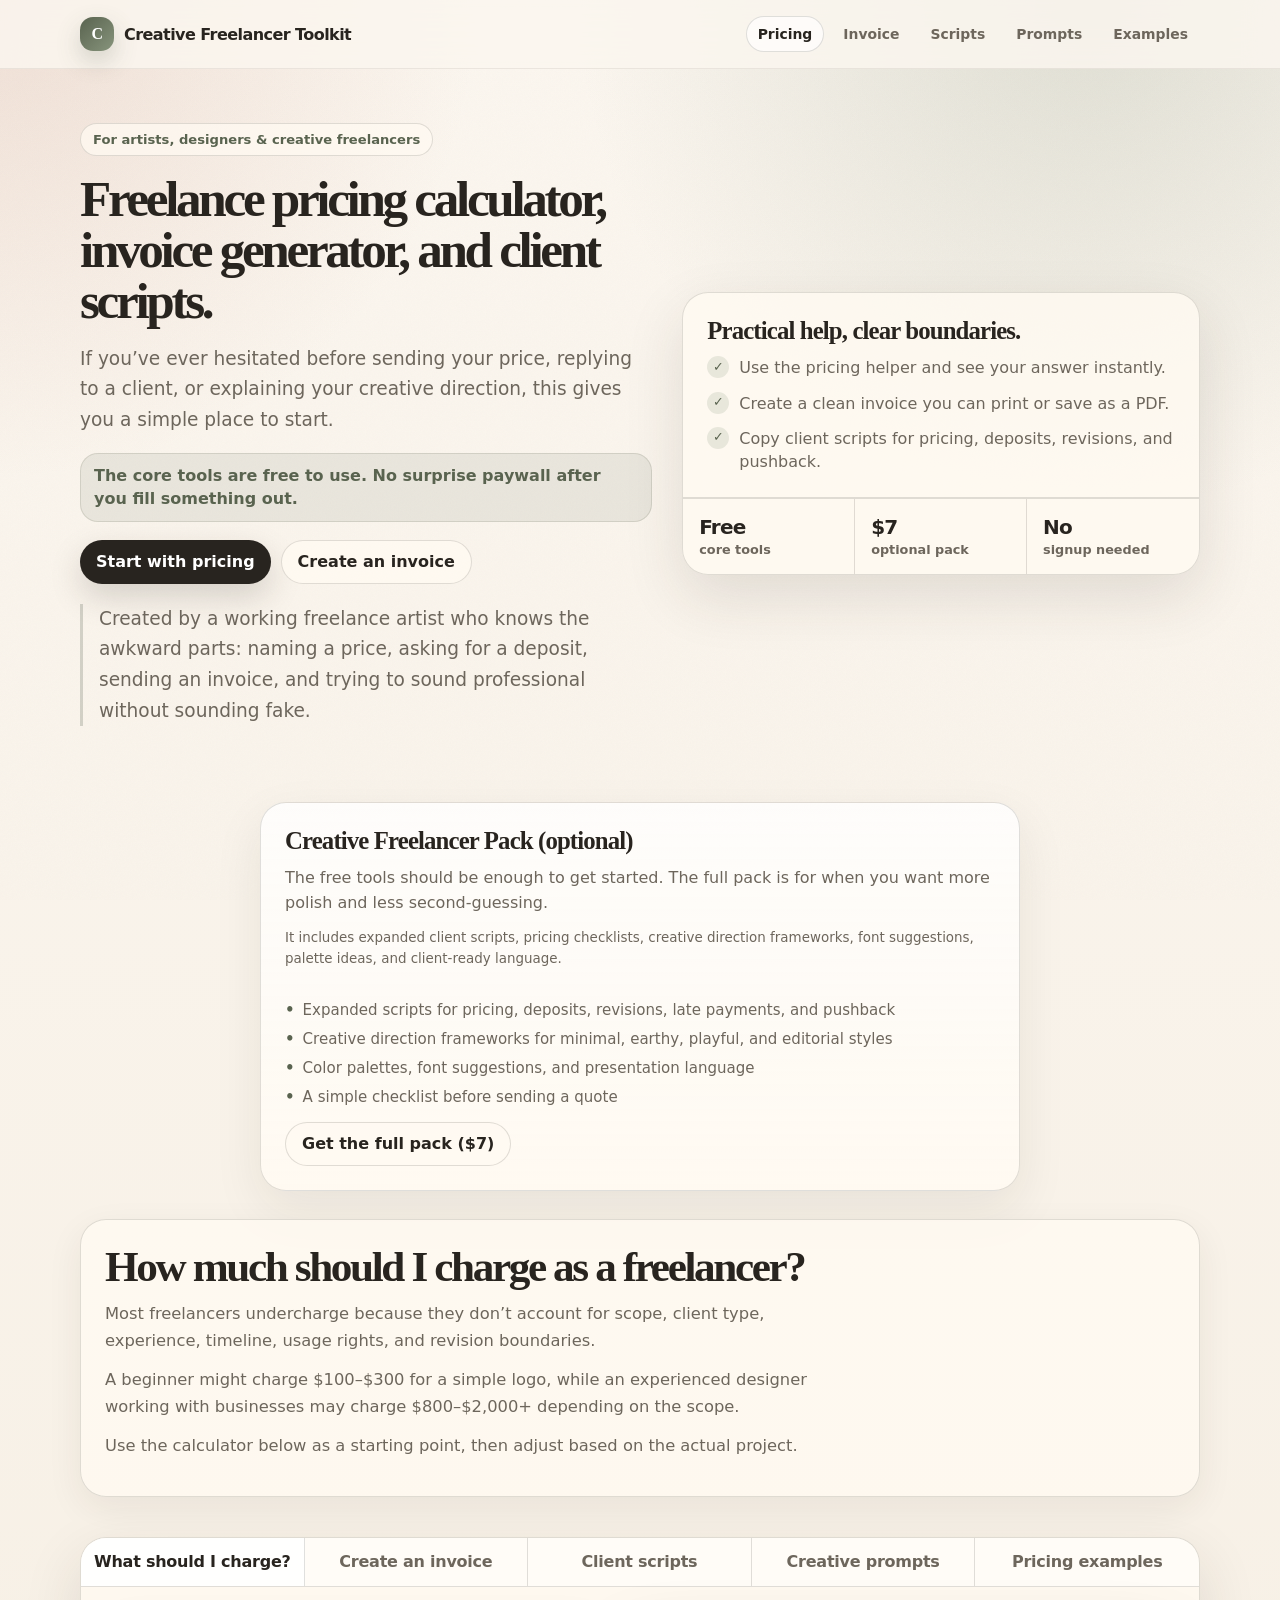
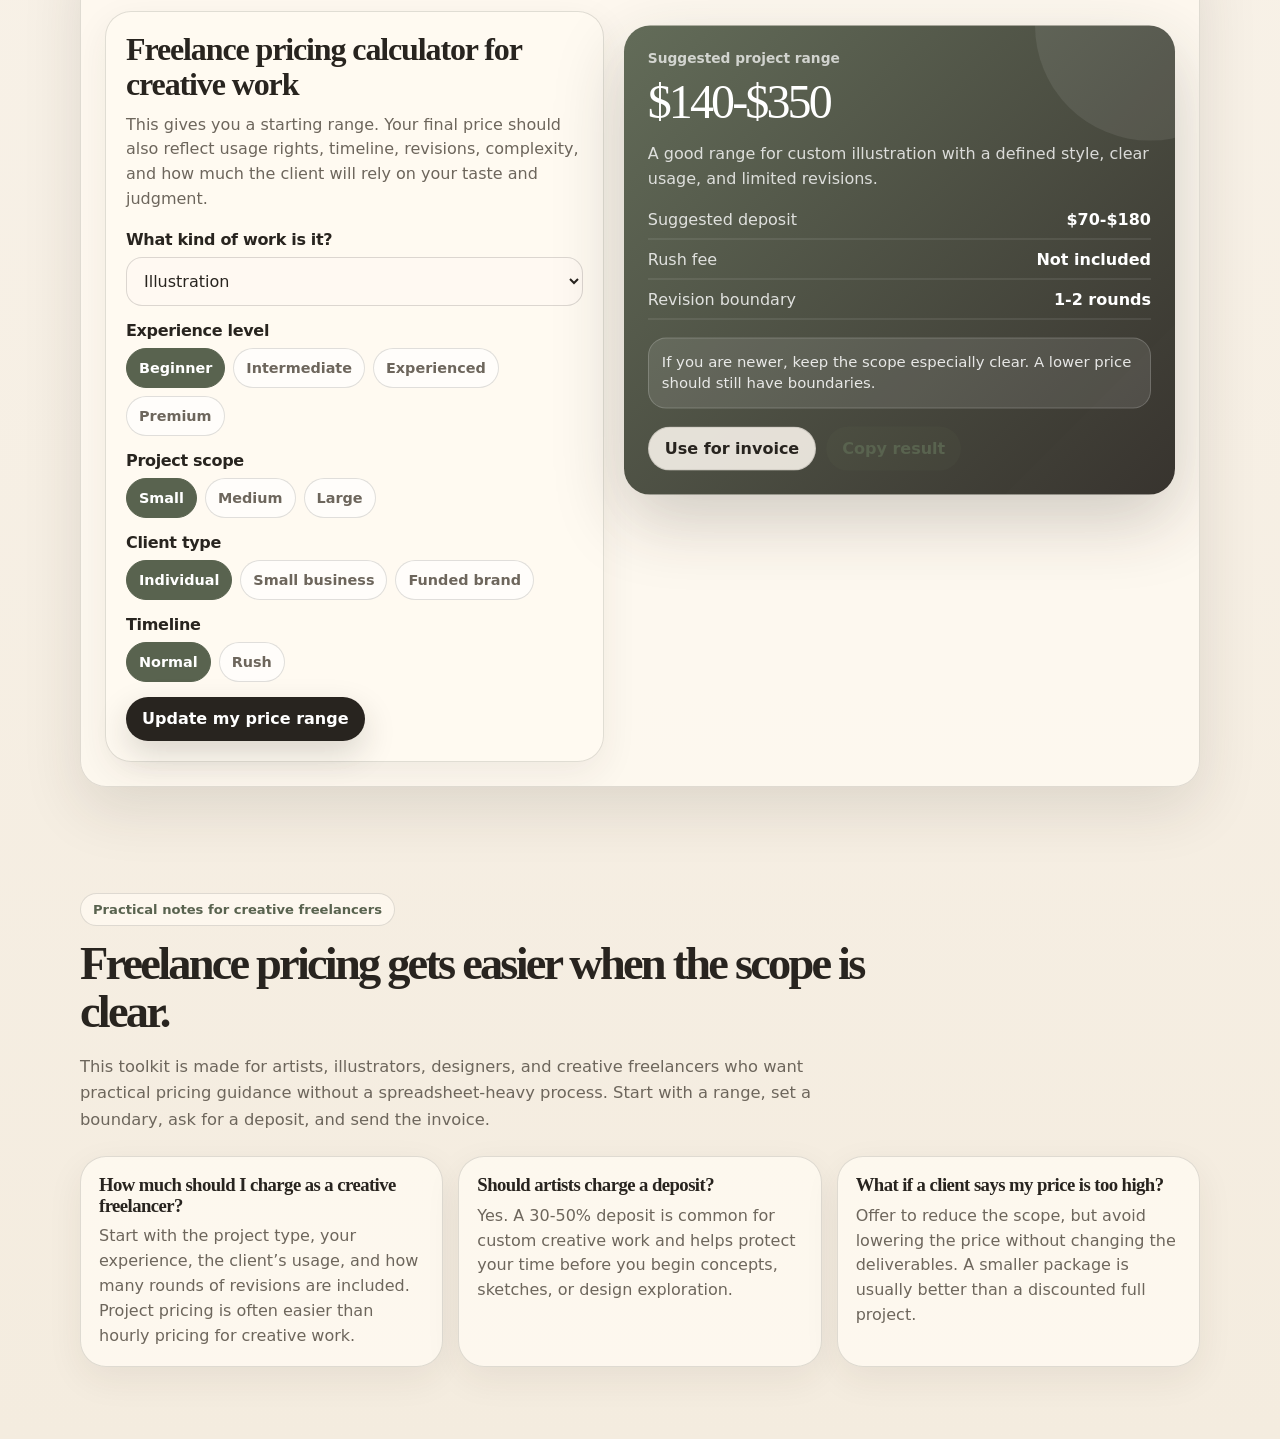
<file: index.html>
<!DOCTYPE html>
<html lang="en">
<head>
  <meta charset="UTF-8" />
  <meta name="viewport" content="width=device-width, initial-scale=1.0" />

  <title>Freelance Pricing Calculator + Client Scripts for Creative Freelancers</title>
  <meta name="description" content="Free freelance pricing calculator, invoice generator, client scripts, creative pricing examples, and creative prompts for artists, designers, illustrators, and creative freelancers." />
  <meta name="keywords" content="freelance pricing calculator, how much should I charge as a freelancer, freelance pricing examples, creative freelancer tools, invoice generator for freelancers, client scripts for freelancers, artist pricing calculator, designer pricing calculator" />
  <link rel="canonical" href="https://elsaeve-tech.github.io/freelance-rate-calculator/" />

  <meta property="og:title" content="Freelance Pricing Calculator + Client Scripts" />
  <meta property="og:description" content="Simple tools for creative freelancers: pricing guidance, invoices, client scripts, creative prompts, and pricing examples." />
  <meta property="og:type" content="website" />

  <style>
    :root {
      --ink: #28241f;
      --muted: #6d665c;
      --soft: #fbf6ef;
      --paper: #fffaf2;
      --white: rgba(255,255,255,.72);
      --olive: #59634f;
      --sage: #87947c;
      --clay: #b97861;
      --sand: #e8d8c3;
      --gold: #c6a77d;
      --line: rgba(40,36,31,.14);
      --shadow: 0 22px 60px rgba(50,42,32,.12);
      --radius: 26px;
    }

    * { box-sizing: border-box; }

    html { scroll-behavior: smooth; }

    body {
      margin: 0;
      font-family: Inter, ui-sans-serif, system-ui, -apple-system, BlinkMacSystemFont, "Segoe UI", sans-serif;
      color: var(--ink);
      background:
        radial-gradient(circle at top left, rgba(185,120,97,.18), transparent 30rem),
        radial-gradient(circle at 85% 0%, rgba(135,148,124,.24), transparent 32rem),
        linear-gradient(180deg, #fbf6ef 0%, #f4ecdf 100%);
      min-height: 100vh;
    }

    body::before {
      content: "";
      position: fixed;
      inset: 0;
      pointer-events: none;
      background-image: url("data:image/svg+xml,%3Csvg xmlns='http://www.w3.org/2000/svg' width='120' height='120' viewBox='0 0 120 120'%3E%3Cfilter id='n'%3E%3CfeTurbulence type='fractalNoise' baseFrequency='.8' numOctaves='3' stitchTiles='stitch'/%3E%3C/filter%3E%3Crect width='120' height='120' filter='url(%23n)' opacity='.13'/%3E%3C/svg%3E");
      opacity: .18;
      mix-blend-mode: multiply;
    }

    .wrap {
      width: min(1120px, calc(100% - 32px));
      margin: 0 auto;
      position: relative;
      z-index: 1;
    }

    header {
      position: sticky;
      top: 0;
      z-index: 50;
      padding: 16px 0;
      backdrop-filter: blur(16px);
      background: rgba(251,246,239,.84);
      border-bottom: 1px solid rgba(40,36,31,.08);
    }

    .nav {
      display: flex;
      justify-content: space-between;
      align-items: center;
      gap: 14px;
    }

    .brand {
      display: flex;
      align-items: center;
      gap: 10px;
      font-weight: 850;
      letter-spacing: -.035em;
      white-space: nowrap;
    }

    .brand-mark {
      width: 34px;
      height: 34px;
      border-radius: 13px;
      display: grid;
      place-items: center;
      color: white;
      font-family: Georgia, serif;
      background: linear-gradient(135deg, var(--olive), var(--sage));
      box-shadow: 0 10px 24px rgba(89,99,79,.24);
    }

    .nav-links {
      display: flex;
      align-items: center;
      justify-content: flex-end;
      gap: 7px;
      flex-wrap: wrap;
    }

    button, input, select, textarea {
      font: inherit;
    }

    .nav-btn {
      border: 1px solid transparent;
      background: transparent;
      color: var(--muted);
      border-radius: 999px;
      padding: 9px 11px;
      cursor: pointer;
      font-weight: 750;
      font-size: .87rem;
    }

    .nav-btn:hover, .nav-btn.active {
      color: var(--ink);
      background: rgba(255,255,255,.68);
      border-color: var(--line);
    }

    .hero {
      padding: 54px 0 28px;
      display: grid;
      grid-template-columns: 1.05fr .95fr;
      gap: 30px;
      align-items: center;
    }

    .eyebrow {
      display: inline-flex;
      align-items: center;
      gap: 8px;
      padding: 8px 12px;
      border: 1px solid var(--line);
      background: rgba(255,250,242,.74);
      border-radius: 999px;
      color: var(--olive);
      font-weight: 800;
      font-size: .82rem;
    }

    h1 {
      font-family: Georgia, "Times New Roman", serif;
      font-size: clamp(2rem, 4.5vw, 3.2rem);
      line-height: 1;
      letter-spacing: -.065em;
      margin: 17px 0;
      max-width: 860px;
    }

    h2, h3 {
      letter-spacing: -.035em;
    }

    .hero p {
      font-size: clamp(1rem, 1.8vw, 1.16rem);
      color: var(--muted);
      line-height: 1.65;
      max-width: 700px;
      margin: 0 0 18px;
    }

    .free-note {
      display: inline-flex;
      padding: 11px 13px;
      border-radius: 18px;
      background: rgba(89,99,79,.10);
      color: var(--olive);
      font-weight: 800;
      margin: 0 0 18px;
      border: 1px solid rgba(89,99,79,.16);
      line-height: 1.38;
    }

    .maker-note {
      margin-top: 24px;
      max-width: 650px;
      color: var(--muted);
      font-size: .96rem;
      line-height: 1.6;
      padding-left: 16px;
      border-left: 3px solid rgba(89,99,79,.24);
    }

    .cta-row {
      display: flex;
      gap: 10px;
      flex-wrap: wrap;
      align-items: center;
    }

    .hero .cta-row {
      margin-bottom: 20px;
    }

    .btn {
      appearance: none;
      border: 0;
      border-radius: 999px;
      padding: 13px 16px;
      background: var(--ink);
      color: white;
      font-weight: 850;
      cursor: pointer;
      box-shadow: 0 13px 32px rgba(40,36,31,.17);
      text-decoration: none;
      display: inline-flex;
      align-items: center;
      justify-content: center;
      gap: 8px;
      line-height: 1;
      min-height: 44px;
    }

    .btn.secondary {
      background: rgba(255,250,242,.86);
      color: var(--ink);
      border: 1px solid var(--line);
      box-shadow: none;
    }

    .btn.soft {
      background: rgba(89,99,79,.12);
      color: var(--olive);
      box-shadow: none;
    }

    .btn.small {
      padding: 10px 13px;
      min-height: 38px;
      font-size: .9rem;
    }

    .hero-card,
    .upgrade-card,
    .seo-intro,
    .tool-shell,
    .card,
    .script-card,
    .example-card,
    .seo-card {
      background: rgba(255,250,242,.80);
      border: 1px solid var(--line);
      border-radius: var(--radius);
      box-shadow: 0 12px 36px rgba(50,42,32,.07);
    }

    .hero-card {
      overflow: hidden;
      box-shadow: var(--shadow);
    }

    .hero-card-top {
      padding: 24px;
      border-bottom: 1px solid var(--line);
    }

    .hero-card h2,
    .upgrade-card h2,
    .card h2,
    .card h3,
    .script-card h3,
    .example-card h3,
    .seo-card h3 {
      font-family: Georgia, serif;
      line-height: 1.1;
      margin: 0 0 12px;
    }

    .hero-card h2 { font-size: 1.55rem; }

    .mini-list {
      list-style: none;
      margin: 0;
      padding: 0;
      display: grid;
      gap: 12px;
    }

    .mini-list li {
      display: flex;
      gap: 10px;
      align-items: flex-start;
      color: var(--muted);
      line-height: 1.45;
    }

    .check {
      width: 22px;
      height: 22px;
      min-width: 22px;
      border-radius: 50%;
      background: rgba(135,148,124,.18);
      color: var(--olive);
      display: grid;
      place-items: center;
      font-weight: 900;
      font-size: .8rem;
    }

    .stats {
      display: grid;
      grid-template-columns: repeat(3, 1fr);
      border-top: 1px solid var(--line);
    }

    .stat {
      padding: 16px;
      border-right: 1px solid var(--line);
    }

    .stat:last-child { border-right: 0; }
    .stat strong { display: block; font-size: 1.25rem; letter-spacing: -.04em; }
    .stat span { color: var(--muted); font-size: .8rem; font-weight: 750; }

    .upgrade-card {
      margin: 30px auto 28px;
      padding: 24px;
      max-width: 760px;
      display: grid;
      grid-template-columns: 1fr;
      gap: 18px;
      background: linear-gradient(180deg, rgba(255,255,255,.78), rgba(255,250,242,.90));
      box-shadow: 0 18px 50px rgba(40,36,31,.08);
    }

    .upgrade-card h2 { font-size: 1.55rem; }
    .upgrade-card p { color: var(--muted); line-height: 1.55; margin: 0 0 12px; }

    .upgrade-list {
      list-style: none;
      padding: 0;
      margin: 0;
      display: grid;
      gap: 8px;
      color: var(--muted);
      font-size: .94rem;
      line-height: 1.4;
    }

    .upgrade-list li::before {
      content: "•";
      color: var(--olive);
      font-weight: 900;
      margin-right: 8px;
    }

    .seo-intro {
      margin: 10px auto 28px;
      padding: 24px;
    }

    .seo-intro h2 {
      font-family: Georgia, serif;
      font-size: clamp(1.8rem, 4vw, 2.7rem);
      line-height: 1.05;
      letter-spacing: -.055em;
      margin: 0 0 12px;
      max-width: 820px;
    }

    .seo-intro p {
      color: var(--muted);
      line-height: 1.65;
      max-width: 760px;
      font-size: 1.02rem;
      margin: 0 0 12px;
    }

    main { padding: 12px 0 60px; }

    .tool-shell {
      overflow: hidden;
      box-shadow: var(--shadow);
    }

    .tabs {
      display: grid;
      grid-template-columns: repeat(5, 1fr);
      background: rgba(255,255,255,.46);
      border-bottom: 1px solid var(--line);
    }

    .tab {
      padding: 15px 10px;
      border: 0;
      border-right: 1px solid var(--line);
      background: transparent;
      cursor: pointer;
      font-weight: 850;
      color: var(--muted);
      letter-spacing: -.015em;
      line-height: 1.15;
    }

    .tab:last-child { border-right: 0; }
    .tab.active { color: var(--ink); background: rgba(255,255,255,.72); }

    .panel { display: none; padding: 24px; }
    .panel.active { display: block; }

    .grid-2 {
      display: grid;
      grid-template-columns: .95fr 1.05fr;
      gap: 20px;
      align-items: start;
    }

    .card { padding: 20px; }
    .card h2 { font-size: clamp(1.45rem, 3.2vw, 2rem); }
    .card h3 { font-size: 1.22rem; }

    .hint {
      color: var(--muted);
      line-height: 1.55;
      margin: -2px 0 18px;
    }

    label {
      display: block;
      font-weight: 850;
      margin-bottom: 8px;
      letter-spacing: -.02em;
    }

    .field { margin-bottom: 15px; }

    input, select, textarea {
      width: 100%;
      border: 1px solid rgba(40,36,31,.16);
      background: rgba(255,250,242,.92);
      color: var(--ink);
      border-radius: 16px;
      padding: 13px;
      outline: none;
      min-height: 46px;
    }

    textarea { min-height: 110px; resize: vertical; }

    input:focus, select:focus, textarea:focus {
      border-color: rgba(89,99,79,.55);
      box-shadow: 0 0 0 4px rgba(135,148,124,.14);
    }

    .pill-row {
      display: flex;
      flex-wrap: wrap;
      gap: 8px;
    }

    .pill {
      border: 1px solid var(--line);
      background: rgba(255,255,255,.62);
      color: var(--muted);
      border-radius: 999px;
      padding: 10px 12px;
      font-weight: 850;
      cursor: pointer;
      font-size: .9rem;
      min-height: 40px;
    }

    .pill.active {
      background: var(--olive);
      color: white;
      border-color: var(--olive);
    }

    .result-card {
      position: sticky;
      top: 88px;
      background: linear-gradient(135deg, rgba(89,99,79,.94), rgba(40,36,31,.93));
      color: white;
      border-radius: 26px;
      padding: 24px;
      box-shadow: 0 25px 70px rgba(40,36,31,.22);
      overflow: hidden;
    }

    .result-card::after {
      content: "";
      position: absolute;
      width: 230px;
      height: 230px;
      border-radius: 50%;
      background: rgba(255,255,255,.08);
      right: -90px;
      top: -115px;
    }

    .result-card > * { position: relative; z-index: 1; }
    .result-label { color: rgba(255,255,255,.72); font-weight: 800; font-size: .86rem; }

    .price-range {
      font-family: Georgia, serif;
      font-size: clamp(1.9rem, 5vw, 3rem);
      line-height: 1;
      letter-spacing: -.06em;
      margin: 12px 0 8px;
    }

    .result-copy {
      color: rgba(255,255,255,.80);
      line-height: 1.55;
      margin-bottom: 18px;
    }

    .breakdown {
      display: grid;
      gap: 10px;
      margin: 18px 0;
    }

    .breakdown div {
      display: flex;
      justify-content: space-between;
      gap: 16px;
      border-bottom: 1px solid rgba(255,255,255,.16);
      padding-bottom: 10px;
      color: rgba(255,255,255,.82);
    }

    .breakdown strong { color: white; text-align: right; }

    .notice {
      background: rgba(255,255,255,.10);
      border: 1px solid rgba(255,255,255,.18);
      border-radius: 18px;
      padding: 13px;
      color: rgba(255,255,255,.86);
      line-height: 1.45;
      font-size: .93rem;
    }

    .scripts-grid,
    .examples-grid {
      display: grid;
      grid-template-columns: repeat(2, minmax(0, 1fr));
      gap: 15px;
    }

    .script-card,
    .example-card {
      padding: 18px;
    }

    .example-card p {
      color: var(--muted);
      line-height: 1.55;
    }

    .example-price {
      font-family: Georgia, serif;
      font-size: 1.45rem;
      color: var(--ink);
      letter-spacing: -.045em;
      margin: 8px 0;
    }

    .script-text {
      background: rgba(251,246,236,.92);
      border: 1px solid var(--line);
      border-radius: 16px;
      padding: 14px;
      white-space: pre-wrap;
      color: var(--ink);
      line-height: 1.5;
      min-height: 116px;
    }

    .tiny {
      font-size: .84rem;
      color: var(--muted);
      line-height: 1.45;
    }

    .checkbox-row {
      display: flex;
      align-items: center;
      gap: 9px;
      margin-top: 4px;
    }

    .checkbox-row input {
      width: auto;
      min-height: auto;
    }

    .invoice-preview {
      background: white;
      color: #202020;
      border-radius: 12px;
      padding: 30px;
      box-shadow: 0 16px 50px rgba(0,0,0,.08);
      min-height: 540px;
    }

    .invoice-preview.pro {
      border: 2px solid var(--olive);
      background: linear-gradient(180deg, #fff 0%, #fffaf2 100%);
    }

    .invoice-preview.pro .invoice-head { border-bottom-color: var(--olive); }
    .invoice-preview.pro .invoice-title { color: var(--olive); }

    .invoice-head {
      display: flex;
      justify-content: space-between;
      gap: 22px;
      border-bottom: 2px solid #202020;
      padding-bottom: 20px;
      margin-bottom: 22px;
    }

    .invoice-title {
      font-family: Georgia, serif;
      font-size: 2rem;
      letter-spacing: -.05em;
      margin: 0;
    }

    .invoice-meta { text-align: right; color: #555; line-height: 1.5; }
    .invoice-section { margin: 22px 0; }
    .invoice-section strong { display: block; margin-bottom: 6px; }

    .invoice-table {
      width: 100%;
      border-collapse: collapse;
      margin: 24px 0;
    }

    .invoice-table th,
    .invoice-table td {
      text-align: left;
      border-bottom: 1px solid #ddd;
      padding: 12px 0;
      vertical-align: top;
    }

    .invoice-table th:last-child,
    .invoice-table td:last-child { text-align: right; }

    .invoice-total {
      display: flex;
      justify-content: flex-end;
      gap: 24px;
      font-size: 1.25rem;
      font-weight: 900;
      margin-top: 18px;
    }

    .prompt-output {
      background: rgba(255,255,255,.62);
      border: 1px solid var(--line);
      border-radius: 22px;
      padding: 18px;
      min-height: 260px;
    }

    .prompt-output h3 { margin-top: 0; }

    .prompt-list {
      display: grid;
      gap: 12px;
      margin: 0;
      padding-left: 18px;
      color: var(--muted);
      line-height: 1.5;
    }

    .locked-note {
      border: 1px dashed rgba(89,99,79,.35);
      background: rgba(89,99,79,.08);
      border-radius: 18px;
      padding: 14px;
      color: var(--muted);
      line-height: 1.5;
      margin-top: 14px;
    }

    .footer-seo {
      padding: 46px 0 72px;
    }

    .footer-seo h2 {
      font-family: Georgia, serif;
      font-size: clamp(1.85rem, 4.2vw, 2.9rem);
      line-height: 1.05;
      letter-spacing: -.06em;
      margin: 14px 0 10px;
      max-width: 850px;
    }

    .footer-copy {
      color: var(--muted);
      line-height: 1.65;
      max-width: 760px;
      font-size: 1.02rem;
    }

    .seo-grid {
      display: grid;
      grid-template-columns: repeat(3, 1fr);
      gap: 15px;
      margin-top: 22px;
    }

    .seo-card {
      padding: 18px;
    }

    .seo-card h3 {
      margin: 0 0 8px;
      letter-spacing: -.03em;
    }

    .seo-card p {
      margin: 0;
      color: var(--muted);
      line-height: 1.55;
    }

    .toast {
      position: fixed;
      left: 50%;
      bottom: 22px;
      transform: translateX(-50%) translateY(20px);
      background: var(--ink);
      color: white;
      border-radius: 999px;
      padding: 12px 16px;
      opacity: 0;
      pointer-events: none;
      transition: .25s ease;
      z-index: 80;
      box-shadow: 0 18px 50px rgba(40,36,31,.24);
      font-weight: 800;
    }

    .toast.show {
      opacity: 1;
      transform: translateX(-50%) translateY(0);
    }

    @media (max-width: 940px) {
      .hero,
      .grid-2 {
        grid-template-columns: 1fr;
      }

      .result-card {
        position: relative;
        top: 0;
      }

      .scripts-grid,
      .examples-grid,
      .seo-grid {
        grid-template-columns: 1fr;
      }

      .tabs {
        grid-template-columns: repeat(2, 1fr);
      }

      .tab:nth-child(2n) {
        border-right: 0;
      }

      .hero {
        padding-top: 36px;
      }

      header {
        position: relative;
      }

      .nav {
        align-items: flex-start;
        flex-direction: column;
      }

      .nav-links {
        justify-content: flex-start;
        width: 100%;
      }
    }

    @media (max-width: 620px) {
      .wrap {
        width: min(100% - 22px, 1120px);
      }

      header {
        padding: 14px 0;
      }

      .brand {
        font-size: .96rem;
      }

      .nav-links {
        display: grid;
        grid-template-columns: repeat(2, 1fr);
        gap: 7px;
      }

      .nav-btn {
        background: rgba(255,255,255,.48);
        border-color: rgba(40,36,31,.08);
      }

      .hero {
        padding: 30px 0 22px;
        gap: 20px;
      }

      h1 {
        font-size: clamp(2.2rem, 13vw, 3.05rem);
        letter-spacing: -.06em;
      }

      .hero p {
        font-size: 1rem;
      }

      .free-note {
        display: flex;
        font-size: .92rem;
      }

      .maker-note {
        margin-top: 24px;
        font-size: .92rem;
      }

      .cta-row {
        flex-direction: column;
        align-items: stretch;
      }

      .hero .cta-row {
        margin-bottom: 24px;
      }

      .btn {
        width: 100%;
      }

      .hero-card-top,
      .card,
      .script-card,
      .example-card,
      .seo-card,
      .upgrade-card,
      .seo-intro {
        padding: 16px;
      }

      .hero-card h2 {
        font-size: 1.35rem;
      }

      .stats {
        grid-template-columns: 1fr;
      }

      .stat {
        border-right: 0;
        border-bottom: 1px solid var(--line);
      }

      .stat:last-child {
        border-bottom: 0;
      }

      .tool-shell {
        border-radius: 22px;
      }

      .panel {
        padding: 14px;
      }

      .tabs {
        grid-template-columns: 1fr;
      }

      .tab {
        border-right: 0;
        border-bottom: 1px solid var(--line);
        padding: 14px 10px;
      }

      .tab:last-child {
        border-bottom: 0;
      }

      .pill {
        flex: 1 1 calc(50% - 8px);
      }

      .breakdown div {
        align-items: flex-start;
        flex-direction: column;
        gap: 4px;
      }

      .breakdown strong {
        text-align: left;
      }

      .invoice-preview {
        padding: 18px;
        min-height: auto;
        overflow-wrap: anywhere;
      }

      .invoice-head {
        flex-direction: column;
      }

      .invoice-meta {
        text-align: left;
      }

      .invoice-title {
        font-size: 1.75rem;
      }

      .invoice-total {
        justify-content: space-between;
        gap: 12px;
      }

      .invoice-table th,
      .invoice-table td {
        font-size: .92rem;
      }

      .footer-seo {
        padding-bottom: 52px;
      }
    }

    @media print {
      body * { visibility: hidden; }

      #invoicePreview,
      #invoicePreview * {
        visibility: visible;
      }

      #invoicePreview {
        position: absolute;
        left: 0;
        top: 0;
        width: 100%;
        box-shadow: none;
        border-radius: 0;
      }

      header,
      .hero,
      .tabs,
      .card,
      .footer-seo,
      .toast,
      .upgrade-card,
      .seo-intro {
        display: none !important;
      }
    }
  </style>
</head>

<body>
  <header>
    <div class="wrap nav">
      <div class="brand">
        <div class="brand-mark">C</div>
        <span>Creative Freelancer Toolkit</span>
      </div>

      <nav class="nav-links" aria-label="Main navigation">
        <button type="button" class="nav-btn active" data-tab="pricing">Pricing</button>
        <button type="button" class="nav-btn" data-tab="invoice">Invoice</button>
        <button type="button" class="nav-btn" data-tab="scripts">Scripts</button>
        <button type="button" class="nav-btn" data-tab="prompts">Prompts</button>
        <button type="button" class="nav-btn" data-tab="examples">Examples</button>
      </nav>
    </div>
  </header>

  <section class="wrap hero">
    <div>
      <span class="eyebrow">For artists, designers & creative freelancers</span>
      <h1>Freelance pricing calculator, invoice generator, and client scripts.</h1>
      <p>If you’ve ever hesitated before sending your price, replying to a client, or explaining your creative direction, this gives you a simple place to start.</p>

      <div class="free-note">The core tools are free to use. No surprise paywall after you fill something out.</div>

      <div class="cta-row">
        <button type="button" class="btn" data-tab="pricing">Start with pricing</button>
        <button type="button" class="btn secondary" data-tab="invoice">Create an invoice</button>
      </div>

      <p class="maker-note">Created by a working freelance artist who knows the awkward parts: naming a price, asking for a deposit, sending an invoice, and trying to sound professional without sounding fake.</p>
    </div>

    <aside class="hero-card" aria-label="Toolkit features">
      <div class="hero-card-top">
        <h2>Practical help, clear boundaries.</h2>
        <ul class="mini-list">
          <li><span class="check">✓</span><span>Use the pricing helper and see your answer instantly.</span></li>
          <li><span class="check">✓</span><span>Create a clean invoice you can print or save as a PDF.</span></li>
          <li><span class="check">✓</span><span>Copy client scripts for pricing, deposits, revisions, and pushback.</span></li>
        </ul>
      </div>

      <div class="stats">
        <div class="stat"><strong>Free</strong><span>core tools</span></div>
        <div class="stat"><strong>$7</strong><span>optional pack</span></div>
        <div class="stat"><strong>No</strong><span>signup needed</span></div>
      </div>
    </aside>
  </section>

  <section class="wrap upgrade-card" aria-label="Optional paid upgrade">
    <div>
      <h2>Creative Freelancer Pack (optional)</h2>
      <p>The free tools should be enough to get started. The full pack is for when you want more polish and less second-guessing.</p>
      <p class="tiny">It includes expanded client scripts, pricing checklists, creative direction frameworks, font suggestions, palette ideas, and client-ready language.</p>
    </div>

    <div>
      <ul class="upgrade-list">
        <li>Expanded scripts for pricing, deposits, revisions, late payments, and pushback</li>
        <li>Creative direction frameworks for minimal, earthy, playful, and editorial styles</li>
        <li>Color palettes, font suggestions, and presentation language</li>
        <li>A simple checklist before sending a quote</li>
      </ul>

      <div class="cta-row" style="margin-top:14px;">
        <a href="https://elsaeve.gumroad.com/l/creative-freelancer-toolkit" target="_blank" rel="noopener">
          <button type="button" class="btn secondary">Get the full pack ($7)</button>
        </a>
      </div>
    </div>
  </section>

  <section class="wrap seo-intro">
    <h2>How much should I charge as a freelancer?</h2>
    <p>Most freelancers undercharge because they don’t account for scope, client type, experience, timeline, usage rights, and revision boundaries.</p>
    <p>A beginner might charge $100–$300 for a simple logo, while an experienced designer working with businesses may charge $800–$2,000+ depending on the scope.</p>
    <p>Use the calculator below as a starting point, then adjust based on the actual project.</p>
  </section>

  <main id="tool" class="wrap">
    <div class="tool-shell">
      <div class="tabs" role="tablist">
        <button type="button" class="tab active" data-tab="pricing">What should I charge?</button>
        <button type="button" class="tab" data-tab="invoice">Create an invoice</button>
        <button type="button" class="tab" data-tab="scripts">Client scripts</button>
        <button type="button" class="tab" data-tab="prompts">Creative prompts</button>
        <button type="button" class="tab" data-tab="examples">Pricing examples</button>
      </div>

      <section id="pricing" class="panel active" role="tabpanel">
        <div class="grid-2">
          <div class="card">
            <h2>Freelance pricing calculator for creative work</h2>
            <p class="hint">This gives you a starting range. Your final price should also reflect usage rights, timeline, revisions, complexity, and how much the client will rely on your taste and judgment.</p>

            <div class="field">
              <label for="workType">What kind of work is it?</label>
              <select id="workType">
                <option value="illustration">Illustration</option>
                <option value="childrensBook">Children’s book illustration</option>
                <option value="logo">Logo design</option>
                <option value="branding">Brand identity</option>
                <option value="website">Website design</option>
                <option value="social">Social media design</option>
                <option value="painting">Original painting / custom art</option>
              </select>
            </div>

            <div class="field">
              <label>Experience level</label>
              <div class="pill-row" data-group="experience">
                <button type="button" class="pill active" data-value="beginner">Beginner</button>
                <button type="button" class="pill" data-value="intermediate">Intermediate</button>
                <button type="button" class="pill" data-value="experienced">Experienced</button>
                <button type="button" class="pill" data-value="premium">Premium</button>
              </div>
            </div>

            <div class="field">
              <label>Project scope</label>
              <div class="pill-row" data-group="scope">
                <button type="button" class="pill active" data-value="small">Small</button>
                <button type="button" class="pill" data-value="medium">Medium</button>
                <button type="button" class="pill" data-value="large">Large</button>
              </div>
            </div>

            <div class="field">
              <label>Client type</label>
              <div class="pill-row" data-group="client">
                <button type="button" class="pill active" data-value="individual">Individual</button>
                <button type="button" class="pill" data-value="smallBusiness">Small business</button>
                <button type="button" class="pill" data-value="funded">Funded brand</button>
              </div>
            </div>

            <div class="field">
              <label>Timeline</label>
              <div class="pill-row" data-group="timeline">
                <button type="button" class="pill active" data-value="normal">Normal</button>
                <button type="button" class="pill" data-value="rush">Rush</button>
              </div>
            </div>

            <button type="button" class="btn" id="calculateBtn">Update my price range</button>
          </div>

          <aside class="result-card" aria-live="polite">
            <div class="result-label">Suggested project range</div>
            <div class="price-range" id="priceRange">$250-$650</div>
            <p class="result-copy" id="priceSummary">A solid starting point for a small illustration project with a clear scope and limited revisions.</p>

            <div class="breakdown">
              <div><span>Suggested deposit</span><strong id="depositAmount">$125-$325</strong></div>
              <div><span>Rush fee</span><strong id="rushFee">Not included</strong></div>
              <div><span>Revision boundary</span><strong id="revisionNote">1-2 rounds</strong></div>
            </div>

            <div class="notice" id="confidenceNote">If this number feels scary, that does not automatically mean it is too high. It may mean you are used to undercharging.</div>

            <div class="cta-row" style="margin-top:18px;">
              <button type="button" class="btn secondary" id="useForInvoice">Use for invoice</button>
              <button type="button" class="btn soft" id="copyPricing">Copy result</button>
            </div>
          </aside>
        </div>
      </section>

      <section id="invoice" class="panel" role="tabpanel">
        <div class="grid-2">
          <div class="card">
            <h2>Free invoice generator for freelancers</h2>
            <p class="hint">Create a clean invoice, then use your browser’s print option to save it as a PDF. The basic invoice is free and fully usable.</p>

            <div class="field"><label for="businessName">Your name / business name</label><input id="businessName" placeholder="Elsa Eve Studio" /></div>
            <div class="field"><label for="businessEmail">Your email</label><input id="businessEmail" placeholder="hello@example.com" /></div>
            <div class="field"><label for="clientName">Client name</label><input id="clientName" placeholder="Client Name" /></div>
            <div class="field"><label for="invoiceNumber">Invoice number</label><input id="invoiceNumber" placeholder="INV-001" /></div>
            <div class="field"><label for="projectDescription">Project description</label><textarea id="projectDescription" placeholder="Logo design package including 2 initial concepts and 2 rounds of revisions."></textarea></div>
            <div class="field"><label for="invoiceAmount">Amount due ($)</label><input id="invoiceAmount" type="number" min="0" step="1" placeholder="500" /></div>
            <div class="field"><label for="dueDate">Due date</label><input id="dueDate" type="date" /></div>
            <div class="field"><label for="paymentNotes">Payment notes</label><textarea id="paymentNotes" placeholder="Payment accepted via Zelle, bank transfer, or credit card. Thank you!"></textarea></div>

            <label class="checkbox-row">
              <input type="checkbox" id="proToggle" />
              Preview pro invoice style
            </label>

            <p class="tiny">Free invoice works fully. The full pack includes more polished invoice wording and creative business templates.</p>

            <div class="cta-row" style="margin-top:14px;">
              <button type="button" class="btn" id="updateInvoice">Update invoice</button>
              <button type="button" class="btn secondary" id="printInvoice">Print / save PDF</button>
              <button type="button" class="btn soft" id="copyInvoiceEmail">Copy email text</button>
            </div>
          </div>

          <div id="invoicePreview" class="invoice-preview">
            <div class="invoice-head">
              <div>
                <h2 class="invoice-title">Invoice</h2>
                <div id="previewBusiness">Your Business Name</div>
                <div id="previewEmail">hello@example.com</div>
              </div>

              <div class="invoice-meta">
                <div><strong id="previewInvoiceNumber">INV-001</strong></div>
                <div id="previewDate"></div>
                <div>Due: <span id="previewDueDate">—</span></div>
              </div>
            </div>

            <div class="invoice-section">
              <strong>Bill to</strong>
              <div id="previewClient">Client Name</div>
            </div>

            <table class="invoice-table">
              <thead>
                <tr><th>Description</th><th>Amount</th></tr>
              </thead>
              <tbody>
                <tr><td id="previewDescription">Project description</td><td id="previewAmount">$0</td></tr>
              </tbody>
            </table>

            <div class="invoice-total">
              <span>Total due</span>
              <span id="previewTotal">$0</span>
            </div>

            <div class="invoice-section">
              <strong>Payment notes</strong>
              <div id="previewPaymentNotes">Payment accepted via Zelle, bank transfer, or credit card. Thank you!</div>
            </div>
          </div>
        </div>
      </section>

      <section id="scripts" class="panel" role="tabpanel">
        <div class="card" style="margin-bottom:15px;">
          <h2>What to say to clients: freelance scripts</h2>
          <p class="hint">If you ever hesitate before replying to a client, use these as a starting point.</p>
        </div>

        <div class="scripts-grid" id="scriptsGrid"></div>
      </section>

      <section id="prompts" class="panel" role="tabpanel">
        <div class="grid-2">
          <div class="card">
            <h2>Creative prompt helper for artists and designers</h2>
            <p class="hint">This is not meant to replace your taste. It is a quick way to get unstuck and generate a few starting directions.</p>

            <div class="field">
              <label for="promptType">What are you working on?</label>
              <select id="promptType">
                <option value="logo">Logo / brand mark</option>
                <option value="illustration">Illustration</option>
                <option value="social">Social post</option>
                <option value="product">Product / merch design</option>
                <option value="website">Website / landing page</option>
              </select>
            </div>

            <div class="field">
              <label for="promptMood">Mood</label>
              <select id="promptMood">
                <option value="calm">Calm / minimal</option>
                <option value="playful">Playful / charming</option>
                <option value="premium">Premium / polished</option>
                <option value="earthy">Earthy / organic</option>
                <option value="bold">Bold / memorable</option>
              </select>
            </div>

            <div class="field">
              <label for="promptAudience">Audience or client type</label>
              <input id="promptAudience" placeholder="Example: yoga studio, children’s book author, beach rental, dog rescue" />
            </div>

            <button type="button" class="btn" id="generatePrompts">Generate free prompts</button>

            <div class="locked-note">The full pack includes expanded prompt sets with color palettes, font suggestions, composition notes, client presentation language, and revision questions.</div>
          </div>

          <div class="prompt-output" id="promptOutput">
            <h3>Your prompts will appear here</h3>
            <p class="hint">Choose a project type, mood, and audience, then generate a few starting directions.</p>
          </div>
        </div>
      </section>

      <section id="examples" class="panel" role="tabpanel">
        <div class="card" style="margin-bottom:15px;">
          <h2>Freelance pricing examples: how much to charge</h2>
          <p class="hint">Use these as reference points, not hard rules. Usage rights, timeline, revisions, and client size can change the price a lot.</p>
        </div>

        <div class="examples-grid" id="examplesGrid"></div>
      </section>
    </div>
  </main>

  <section class="wrap footer-seo">
    <span class="eyebrow">Practical notes for creative freelancers</span>
    <h2>Freelance pricing gets easier when the scope is clear.</h2>
    <p class="footer-copy">This toolkit is made for artists, illustrators, designers, and creative freelancers who want practical pricing guidance without a spreadsheet-heavy process. Start with a range, set a boundary, ask for a deposit, and send the invoice.</p>

    <div class="seo-grid">
      <div class="seo-card"><h3>How much should I charge as a creative freelancer?</h3><p>Start with the project type, your experience, the client’s usage, and how many rounds of revisions are included. Project pricing is often easier than hourly pricing for creative work.</p></div>
      <div class="seo-card"><h3>Should artists charge a deposit?</h3><p>Yes. A 30-50% deposit is common for custom creative work and helps protect your time before you begin concepts, sketches, or design exploration.</p></div>
      <div class="seo-card"><h3>What if a client says my price is too high?</h3><p>Offer to reduce the scope, but avoid lowering the price without changing the deliverables. A smaller package is usually better than a discounted full project.</p></div>
    </div>
  </section>

  <div class="toast" id="toast">Copied</div>

  <script>
    var state = {
      experience: 'beginner',
      scope: 'small',
      client: 'individual',
      timeline: 'normal',
      lastLow: 250,
      lastHigh: 650,
      lastSummary: ''
    };

    var pricingData = {
      illustration: { label: 'Illustration', small: [180, 450], medium: [450, 1100], large: [1100, 2800], revisions: '1-2 rounds', summary: 'A good range for custom illustration with a defined style, clear usage, and limited revisions.' },
      childrensBook: { label: 'Children’s book illustration', small: [100, 250], medium: [1200, 4500], large: [4500, 12000], revisions: '2 rounds per spread/page', summary: 'Children’s book pricing depends heavily on page count, complexity, character design, and rights. Small = single page/spread; medium/large = partial or full book.' },
      logo: { label: 'Logo design', small: [250, 650], medium: [650, 1600], large: [1600, 5000], revisions: '2 rounds', summary: 'Logo pricing should include concept development, refinement, final files, and basic usage terms.' },
      branding: { label: 'Brand identity', small: [650, 1500], medium: [1500, 3500], large: [3500, 9000], revisions: '2-3 rounds', summary: 'Brand identity usually includes a logo system, color palette, typography direction, and a simple style guide.' },
      website: { label: 'Website design', small: [800, 1800], medium: [1800, 4500], large: [4500, 12000], revisions: '2 rounds per phase', summary: 'Website pricing depends on page count, copy, platform, functionality, and whether you are designing only or also building.' },
      social: { label: 'Social media design', small: [150, 400], medium: [400, 1100], large: [1100, 3000], revisions: '1-2 rounds', summary: 'Social design pricing should account for templates, batch quantity, brand consistency, and whether captions or strategy are included.' },
      painting: { label: 'Original painting / custom art', small: [200, 600], medium: [600, 1800], large: [1800, 8000], revisions: 'Sketch approval only', summary: 'Original art pricing should reflect size, materials, complexity, your style, and whether commercial usage is included.' }
    };

    var scriptItems = [
      ['Send your price confidently', 'Hi [Name],\n\nThank you again for sharing the details with me. Based on the scope, timeline, and deliverables, the project fee would be $[amount].\n\nThat includes [deliverables], plus [number] rounds of revisions. To reserve the project, I ask for a [percentage]% deposit before beginning.\n\nI would be happy to move forward if that works for you.'],
      ['Ask for a deposit', 'Hi [Name],\n\nI am excited to get started. To officially book the project, I require a [percentage]% deposit, with the remaining balance due before final files are delivered.\n\nOnce the deposit is received, I will begin the first concept round.'],
      ['Client says it is too expensive', 'I completely understand. If the full scope is more than you were hoping to spend right now, we can simplify the deliverables to better fit your budget.\n\nI want to make sure the project still feels thoughtful and sustainable, so I would rather adjust the scope than rush or undercut the work.'],
      ['Set revision boundaries', 'This project includes [number] rounds of revisions. After that, additional revisions are billed at $[rate]/hour or quoted separately depending on the change.\n\nThat keeps the process clear and helps make sure we stay aligned with the original scope.'],
      ['Clarify scope upfront', 'Just to make sure we are aligned, this includes:\n\n- [deliverable 1]\n- [deliverable 2]\n- [number] rounds of revisions\n\nAnything outside of that can be added, and we can adjust the scope as needed.'],
      ['Follow up on unpaid invoice', 'Hi [Name],\n\nJust following up on invoice [invoice number], which was due on [date]. Whenever you have a chance, please let me know when I can expect payment.\n\nThank you!']
    ];

    var examples = [
      ['Logo design', '$250-$5,000+', 'A simple logo for a tiny personal project may be a few hundred dollars. A full logo system for a business with commercial usage should be much higher.'],
      ['Illustration', '$150-$1,500+', 'Pricing depends on complexity, usage, style, detail level, and whether the client needs commercial rights.'],
      ['Children’s book illustration', '$100-$300+ per page', 'Full books should account for character development, revisions, page count, final file prep, and rights.'],
      ['Brand identity', '$650-$9,000+', 'A brand kit may include logo, palette, typography, social templates, and simple guidelines.'],
      ['Website design', '$800-$12,000+', 'Pricing depends on pages, platform, copy, build complexity, SEO, and whether you are providing design only or full implementation.'],
      ['Social media templates', '$150-$3,000+', 'Small template packs are lower cost. Larger content systems with brand strategy, captions, and multiple formats should cost more.']
    ];

    var prompts = {
      logo: {
        calm: ['Explore a quiet symbol with soft geometry, generous spacing, and one memorable negative-space detail.', 'Create a wordmark direction with subtle custom letter changes instead of a complicated icon.', 'Try a mark inspired by one natural element, simplified until it feels almost effortless.'],
        playful: ['Sketch a friendly mascot-adjacent mark that feels charming but not childish.', 'Create three icon ideas using rounded shapes, imperfect symmetry, and a small unexpected detail.', 'Try a hand-drawn wordmark with one letter doing something memorable.'],
        premium: ['Use restrained typography, one elegant symbol, and a palette with no more than two main colors.', 'Explore a monogram or abstract mark that would still work embossed, stamped, or very small.', 'Create a direction that feels expensive because it is simple, not because it is decorative.'],
        earthy: ['Build around an organic line, natural texture, or botanical-inspired shape without becoming too literal.', 'Try a grounded palette and a mark that feels handmade but still clean.', 'Create a logo direction that could live on paper packaging, linen, or a small shop sign.'],
        bold: ['Create a high-contrast mark with one strong silhouette that is recognizable from far away.', 'Try an oversized wordmark treatment with a small icon detail for balance.', 'Make one concept that is intentionally simple enough to be remembered after one glance.']
      },
      illustration: {
        calm: ['Use a limited palette, lots of breathing room, and a soft focal point.', 'Create a composition where the quiet negative space is part of the feeling.', 'Try a gentle scene that suggests emotion through posture, light, or environment.'],
        playful: ['Push the proportions slightly and add one visual joke or charming small detail.', 'Create a scene with movement, character, and an object that tells a tiny story.', 'Try three thumbnail compositions before choosing the most expressive one.'],
        premium: ['Use fewer elements, stronger composition, and refined contrast.', 'Create a polished editorial direction with intentional texture and controlled detail.', 'Let the concept do more work than decoration.'],
        earthy: ['Bring in organic shapes, natural textures, and a palette that feels sun-warmed or grounded.', 'Create a scene inspired by plants, animals, landscape, or slow living.', 'Try a hand-rendered texture that makes the piece feel tactile.'],
        bold: ['Choose one strong focal shape and build the composition around it.', 'Use scale contrast: make one element unexpectedly large or close.', 'Try a poster-like layout with clear hierarchy and graphic impact.']
      },
      social: {
        calm: ['Create a carousel with one idea per slide, quiet spacing, and minimal copy.', 'Use a soft background, one strong headline, and a simple closing prompt.', 'Make the post feel like a deep breath, not an announcement.'],
        playful: ['Use a simple recurring character, sticker-like detail, or cheeky headline.', 'Create a list post with charming labels and a casual tone.', 'Make one slide visually unexpected so it feels shareable.'],
        premium: ['Use minimal copy, editorial spacing, and one refined visual detail.', 'Create a post that feels like a page from a tasteful magazine.', 'Use a restrained palette and let the headline carry the confidence.'],
        earthy: ['Use natural textures, warm neutrals, and imperfect shapes.', 'Create a post that feels handmade but still organized.', 'Use a photo crop or illustration detail that feels grounded and human.'],
        bold: ['Use a strong headline, large type, and a clear point of view.', 'Make the first slide impossible to ignore but keep the rest clean.', 'Use contrast and scale instead of clutter.']
      },
      product: {
        calm: ['Create a design someone would want to live with every day, not just notice once.', 'Use a small motif, thoughtful placement, and a quiet color story.', 'Try a design that feels giftable, useful, and not overly trendy.'],
        playful: ['Create a design with a tiny phrase, character, or icon that feels collectible.', 'Try a pattern with imperfect spacing and one surprise element.', 'Make the design feel like it has a personality without becoming too niche.'],
        premium: ['Use fewer elements, better spacing, and a restrained palette.', 'Create a design that could work on packaging, apparel, and a small tag.', 'Focus on proportion and material compatibility.'],
        earthy: ['Use botanical, animal, landscape, or natural texture references in a simplified way.', 'Try a warm palette and a design that feels handmade but elevated.', 'Create a motif that could become a repeat pattern.'],
        bold: ['Make one simple graphic element oversized and memorable.', 'Use high contrast and strong placement rather than lots of detail.', 'Create a design that reads clearly from across a room.']
      },
      website: {
        calm: ['Create a homepage with one clear promise, soft hierarchy, and fewer choices.', 'Use generous spacing and one warm human detail to build trust.', 'Make the page feel easy to understand in the first five seconds.'],
        playful: ['Add small moments of charm through microcopy, icons, or section names.', 'Create a homepage that feels approachable without losing clarity.', 'Use a friendly visual system that makes boring information easier to digest.'],
        premium: ['Use editorial spacing, restrained type, and fewer but stronger sections.', 'Make the offer feel high-trust through clarity, not hype.', 'Create a page that feels considered from top to bottom.'],
        earthy: ['Use natural texture, warm neutrals, and grounded language.', 'Build sections that feel calm, tactile, and easy to move through.', 'Use subtle organic shapes without hurting readability.'],
        bold: ['Open with a strong headline and one unmistakable call to action.', 'Use scale, contrast, and clear sections to create momentum.', 'Make the page feel decisive, not busy.']
      }
    };

    function id(name) {
      return document.getElementById(name);
    }

    function money(value) {
      return '$' + Math.round(value).toLocaleString();
    }

    function showToast(message) {
      var toast = id('toast');
      if (!toast) return;
      toast.textContent = message;
      toast.classList.add('show');
      setTimeout(function() {
        toast.classList.remove('show');
      }, 1600);
    }

    function copyText(text, message) {
      if (navigator.clipboard && navigator.clipboard.writeText) {
        navigator.clipboard.writeText(text).then(function() {
          showToast(message);
        }).catch(function() {
          showToast('Copy failed');
        });
      } else {
        var area = document.createElement('textarea');
        area.value = text;
        document.body.appendChild(area);
        area.select();
        document.execCommand('copy');
        document.body.removeChild(area);
        showToast(message);
      }
    }

    function switchTab(tabName) {
      var panels = document.querySelectorAll('.panel');
      var buttons = document.querySelectorAll('[data-tab]');
      var i;

      for (i = 0; i < panels.length; i++) {
        panels[i].classList.toggle('active', panels[i].id === tabName);
      }

      for (i = 0; i < buttons.length; i++) {
        buttons[i].classList.toggle('active', buttons[i].getAttribute('data-tab') === tabName);
      }

      if (id('tool')) {
        id('tool').scrollIntoView({ behavior: 'smooth', block: 'start' });
      }
    }

    function calculatePricing() {
      var type = id('workType').value;
      var data = pricingData[type];
      var base = data[state.scope];
      var expMult = { beginner: .78, intermediate: 1, experienced: 1.45, premium: 2.1 }[state.experience];
      var clientMult = { individual: 1, smallBusiness: 1.18, funded: 1.55 }[state.client];
      var timelineMult = { normal: 1, rush: 1.25 }[state.timeline];
      var mult = expMult * clientMult * timelineMult;
      var low = Math.round(base[0] * mult / 10) * 10;
      var high = Math.round(base[1] * mult / 10) * 10;
      var depositLow = Math.round(low * .5 / 10) * 10;
      var depositHigh = Math.round(high * .5 / 10) * 10;

      state.lastLow = low;
      state.lastHigh = high;
      state.lastSummary = data.label + ': ' + money(low) + '-' + money(high) + '. ' + data.summary;

      id('priceRange').textContent = money(low) + '-' + money(high);
      id('priceSummary').textContent = data.summary;
      id('depositAmount').textContent = money(depositLow) + '-' + money(depositHigh);
      id('rushFee').textContent = state.timeline === 'rush' ? 'Included: +25%' : 'Not included';
      id('revisionNote').textContent = data.revisions;

      var notes = {
        beginner: 'If you are newer, keep the scope especially clear. A lower price should still have boundaries.',
        intermediate: 'This is a healthy middle range. Do not lower it without reducing the scope.',
        experienced: 'Your experience has value. Price for judgment, taste, communication, and reliability — not just time.',
        premium: 'Premium pricing needs premium clarity: usage rights, polished process, strong presentation, and firm boundaries.'
      };

      id('confidenceNote').textContent = notes[state.experience];
    }

    function updateInvoice() {
      var amount = Number(id('invoiceAmount').value || 0);
      var today = new Date().toLocaleDateString(undefined, { year: 'numeric', month: 'short', day: 'numeric' });

      id('previewBusiness').textContent = id('businessName').value || 'Your Business Name';
      id('previewEmail').textContent = id('businessEmail').value || 'hello@example.com';
      id('previewClient').textContent = id('clientName').value || 'Client Name';
      id('previewInvoiceNumber').textContent = id('invoiceNumber').value || 'INV-001';
      id('previewDescription').textContent = id('projectDescription').value || 'Project description';
      id('previewAmount').textContent = money(amount);
      id('previewTotal').textContent = money(amount);
      id('previewDate').textContent = today;
      id('previewDueDate').textContent = id('dueDate').value || '—';
      id('previewPaymentNotes').textContent = id('paymentNotes').value || 'Payment accepted via Zelle, bank transfer, or credit card. Thank you!';
    }

    function renderScripts() {
      var grid = id('scriptsGrid');
      grid.innerHTML = '';

      for (var i = 0; i < scriptItems.length; i++) {
        (function(item) {
          var card = document.createElement('article');
          var title = document.createElement('h3');
          var text = document.createElement('div');
          var row = document.createElement('div');
          var btn = document.createElement('button');

          card.className = 'script-card';
          title.textContent = item[0];
          text.className = 'script-text';
          text.textContent = item[1];
          row.className = 'cta-row';
          row.style.marginTop = '12px';
          btn.type = 'button';
          btn.className = 'btn secondary small';
          btn.textContent = 'Copy script';

          btn.onclick = function() {
            copyText(item[1], 'Script copied');
          };

          row.appendChild(btn);
          card.appendChild(title);
          card.appendChild(text);
          card.appendChild(row);
          grid.appendChild(card);
        })(scriptItems[i]);
      }
    }

    function renderExamples() {
      var grid = id('examplesGrid');
      grid.innerHTML = '';

      for (var i = 0; i < examples.length; i++) {
        var card = document.createElement('article');
        card.className = 'example-card';
        card.innerHTML =
          '<h3>' + examples[i][0] + '</h3>' +
          '<p class="example-price">' + examples[i][1] + '</p>' +
          '<p>' + examples[i][2] + '</p>';
        grid.appendChild(card);
      }
    }

    function generatePrompts() {
      var type = id('promptType').value;
      var mood = id('promptMood').value;
      var audience = id('promptAudience').value || 'this client';
      var list = prompts[type][mood];
      var output = id('promptOutput');

      var html = '<h3>Starting directions for ' + audience + '</h3><ol class="prompt-list">';
      for (var i = 0; i < list.length; i++) {
        html += '<li>' + list[i] + '</li>';
      }

      html += '</ol>' +
        '<div class="locked-note">Want a more complete direction? The full pack includes expanded prompts, color palettes, font suggestions, composition notes, and client presentation language.</div>' +
        '<div class="cta-row" style="margin-top:14px;">' +
        '<button type="button" class="btn secondary small" id="copyPromptsBtn">Copy prompts</button>' +
        '<a href="https://elsaeve.gumroad.com/l/creative-freelancer-toolkit" target="_blank" rel="noopener"><button type="button" class="btn small">Get the full pack ($7)</button></a>' +
        '</div>';

      output.innerHTML = html;

      id('copyPromptsBtn').onclick = function() {
        copyText('Creative directions for ' + audience + ':\n\n' + list.join('\n'), 'Prompts copied');
      };
    }

    function startToolkit() {
      var tabButtons = document.querySelectorAll('[data-tab]');
      var pillButtons = document.querySelectorAll('.pill');
      var invoiceFields = ['businessName','businessEmail','clientName','invoiceNumber','projectDescription','invoiceAmount','dueDate','paymentNotes'];

      for (var i = 0; i < tabButtons.length; i++) {
        tabButtons[i].onclick = function() {
          switchTab(this.getAttribute('data-tab'));
        };
      }

      for (var j = 0; j < pillButtons.length; j++) {
        pillButtons[j].onclick = function() {
          var group = this.parentNode.getAttribute('data-group');
          var siblings = this.parentNode.querySelectorAll('.pill');

          for (var k = 0; k < siblings.length; k++) {
            siblings[k].classList.remove('active');
          }

          this.classList.add('active');
          state[group] = this.getAttribute('data-value');
          calculatePricing();
        };
      }

      id('workType').onchange = calculatePricing;
      id('calculateBtn').onclick = calculatePricing;

      id('copyPricing').onclick = function() {
        copyText(state.lastSummary + ' Suggested deposit: ' + id('depositAmount').textContent + '. Revisions: ' + id('revisionNote').textContent + '.', 'Pricing copied');
      };

      id('useForInvoice').onclick = function() {
        var midpoint = Math.round((state.lastLow + state.lastHigh) / 2 / 10) * 10;
        var type = id('workType').value;
        id('invoiceAmount').value = midpoint;
        id('projectDescription').value = pricingData[type].label + ' project. Includes agreed deliverables and ' + pricingData[type].revisions + ' of revisions.';
        updateInvoice();
        switchTab('invoice');
      };

      for (var l = 0; l < invoiceFields.length; l++) {
        id(invoiceFields[l]).oninput = updateInvoice;
      }

      id('updateInvoice').onclick = updateInvoice;

      id('printInvoice').onclick = function() {
        updateInvoice();
        window.print();
      };

      id('copyInvoiceEmail').onclick = function() {
        updateInvoice();
        var client = id('clientName').value || '[Client Name]';
        var invoiceNumber = id('invoiceNumber').value || 'INV-001';
        var amount = money(Number(id('invoiceAmount').value || 0));
        var due = id('dueDate').value || '[due date]';

        copyText('Hi ' + client + ',\n\nI have attached invoice ' + invoiceNumber + ' for ' + amount + '. Payment is due by ' + due + '.\n\nThank you again — I appreciate it!', 'Invoice email copied');
      };

      id('proToggle').onchange = function() {
        id('invoicePreview').className = this.checked ? 'invoice-preview pro' : 'invoice-preview';
        if (this.checked) showToast('Pro style preview on');
      };

      id('generatePrompts').onclick = generatePrompts;

      renderScripts();
      renderExamples();
      calculatePricing();
      updateInvoice();
    }

    window.onload = startToolkit;
  </script>
</body>
</html>
</file>
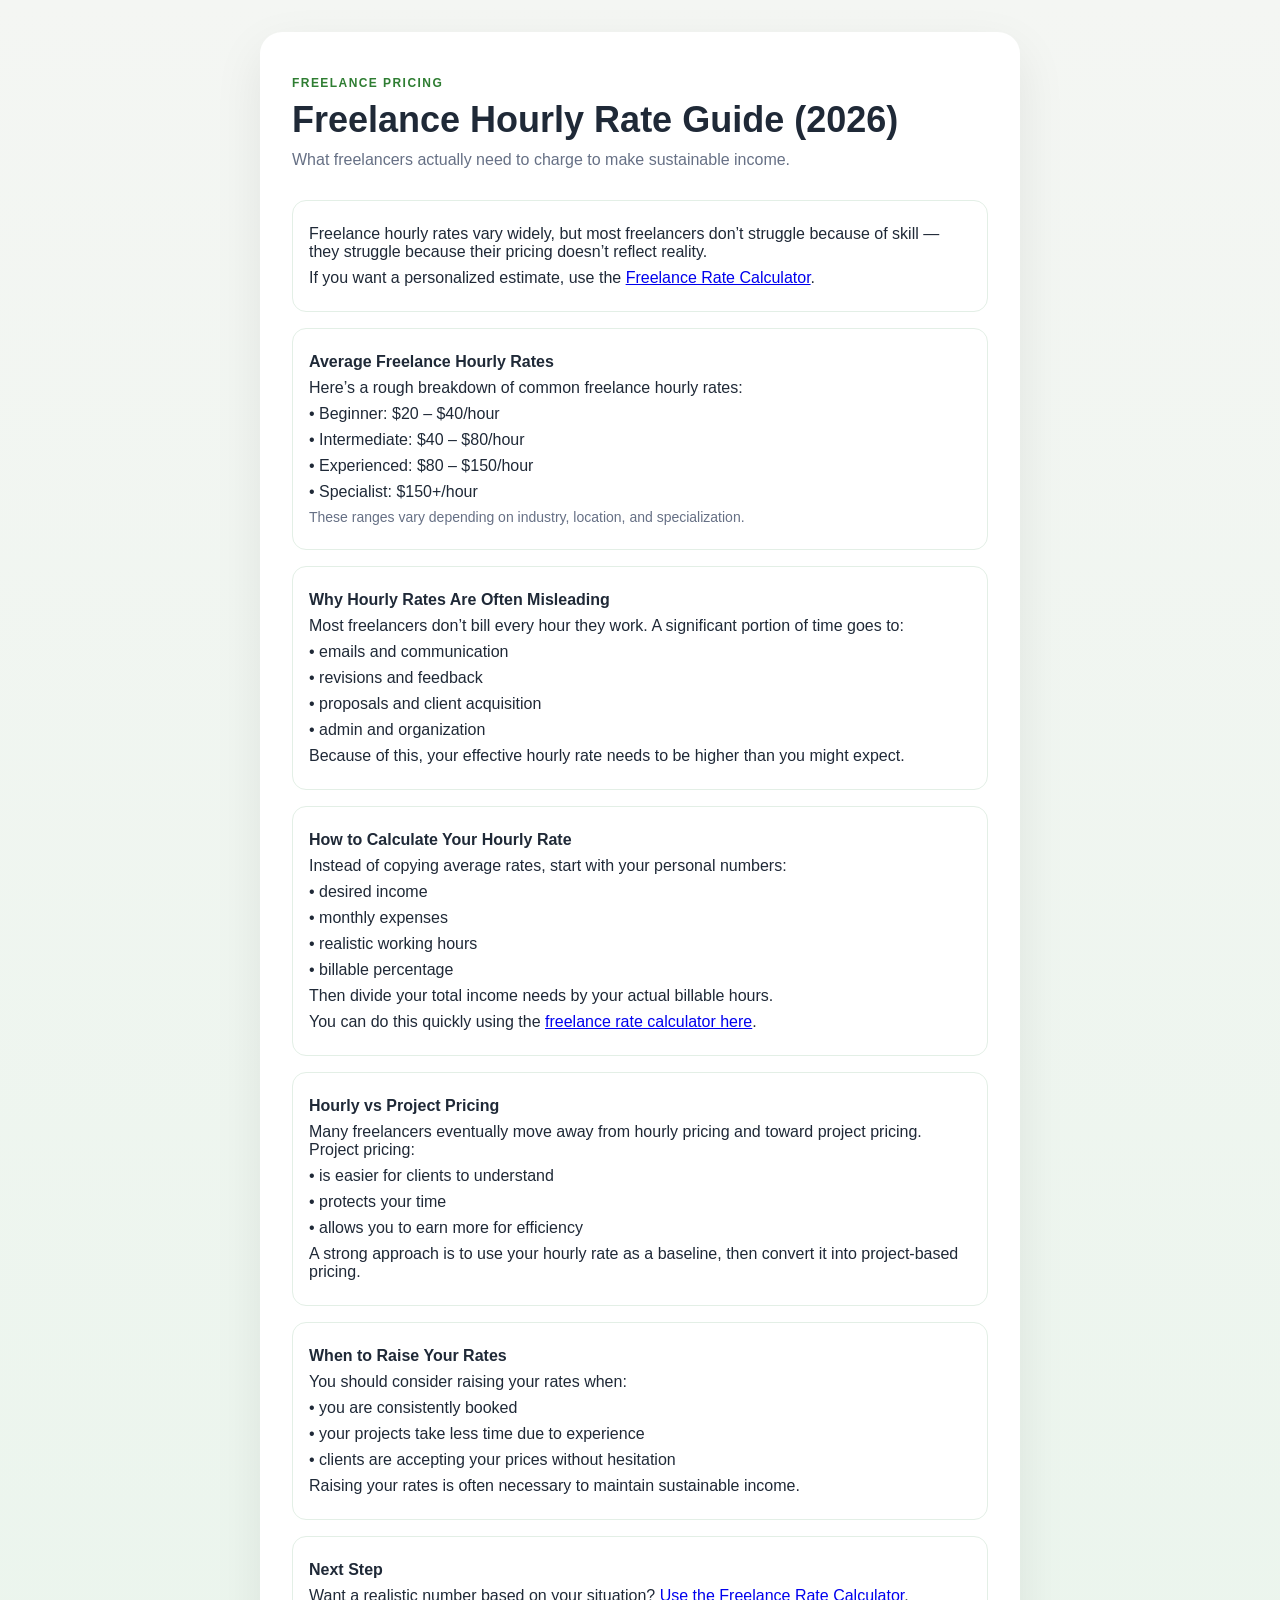
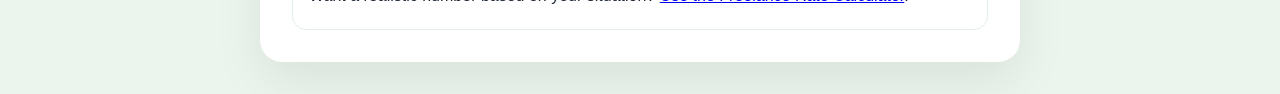
<file: freelance-hourly-rate.html>
<!DOCTYPE html>
<html lang="en">
<head>
  <meta charset="UTF-8" />
  <meta name="viewport" content="width=device-width, initial-scale=1.0" />
  <title>Freelance Hourly Rate (2026) – What Most People Get Wrong</title>
  <meta name="description" content="A realistic guide to freelance hourly rates based on experience, billable hours, and project pricing. Includes a free calculator." />
  <link rel="stylesheet" href="style.css" />
</head>
<body>
  <div class="container">
    <div class="card">
      <p class="eyebrow">Freelance Pricing</p>
      <h1>Freelance Hourly Rate Guide (2026)</h1>
      <p class="subtitle">What freelancers actually need to charge to make sustainable income.</p>

      <div class="info-box">
        <p>
          Freelance hourly rates vary widely, but most freelancers don’t struggle because of skill — they struggle because their pricing doesn’t reflect reality.
        </p>
        <p>
          If you want a personalized estimate, use the
          <a href="index.html">Freelance Rate Calculator</a>.
        </p>
      </div>

      <div class="info-box">
        <p class="section-title">Average Freelance Hourly Rates</p>
        <p>
          Here’s a rough breakdown of common freelance hourly rates:
        </p>
        <p>• Beginner: $20 – $40/hour</p>
        <p>• Intermediate: $40 – $80/hour</p>
        <p>• Experienced: $80 – $150/hour</p>
        <p>• Specialist: $150+/hour</p>
        <p class="muted">
          These ranges vary depending on industry, location, and specialization.
        </p>
      </div>

      <div class="info-box">
        <p class="section-title">Why Hourly Rates Are Often Misleading</p>
        <p>
          Most freelancers don’t bill every hour they work. A significant portion of time goes to:
        </p>
        <p>• emails and communication</p>
        <p>• revisions and feedback</p>
        <p>• proposals and client acquisition</p>
        <p>• admin and organization</p>
        <p>
          Because of this, your effective hourly rate needs to be higher than you might expect.
        </p>
      </div>

      <div class="info-box">
        <p class="section-title">How to Calculate Your Hourly Rate</p>
        <p>
          Instead of copying average rates, start with your personal numbers:
        </p>
        <p>• desired income</p>
        <p>• monthly expenses</p>
        <p>• realistic working hours</p>
        <p>• billable percentage</p>
        <p>
          Then divide your total income needs by your actual billable hours.
        </p>
        <p>
          You can do this quickly using the
          <a href="index.html">freelance rate calculator here</a>.
        </p>
      </div>

      <div class="info-box">
        <p class="section-title">Hourly vs Project Pricing</p>
        <p>
          Many freelancers eventually move away from hourly pricing and toward project pricing. Project pricing:
        </p>
        <p>• is easier for clients to understand</p>
        <p>• protects your time</p>
        <p>• allows you to earn more for efficiency</p>
        <p>
          A strong approach is to use your hourly rate as a baseline, then convert it into project-based pricing.
        </p>
      </div>

      <div class="info-box">
        <p class="section-title">When to Raise Your Rates</p>
        <p>
          You should consider raising your rates when:
        </p>
        <p>• you are consistently booked</p>
        <p>• your projects take less time due to experience</p>
        <p>• clients are accepting your prices without hesitation</p>
        <p>
          Raising your rates is often necessary to maintain sustainable income.
        </p>
      </div>

      <div class="project-box">
        <p class="section-title">Next Step</p>
        <p>
          Want a realistic number based on your situation?
          <a href="index.html">Use the Freelance Rate Calculator</a>.
        </p>
      </div>
    </div>
  </div>
</body>
</html>
</file>
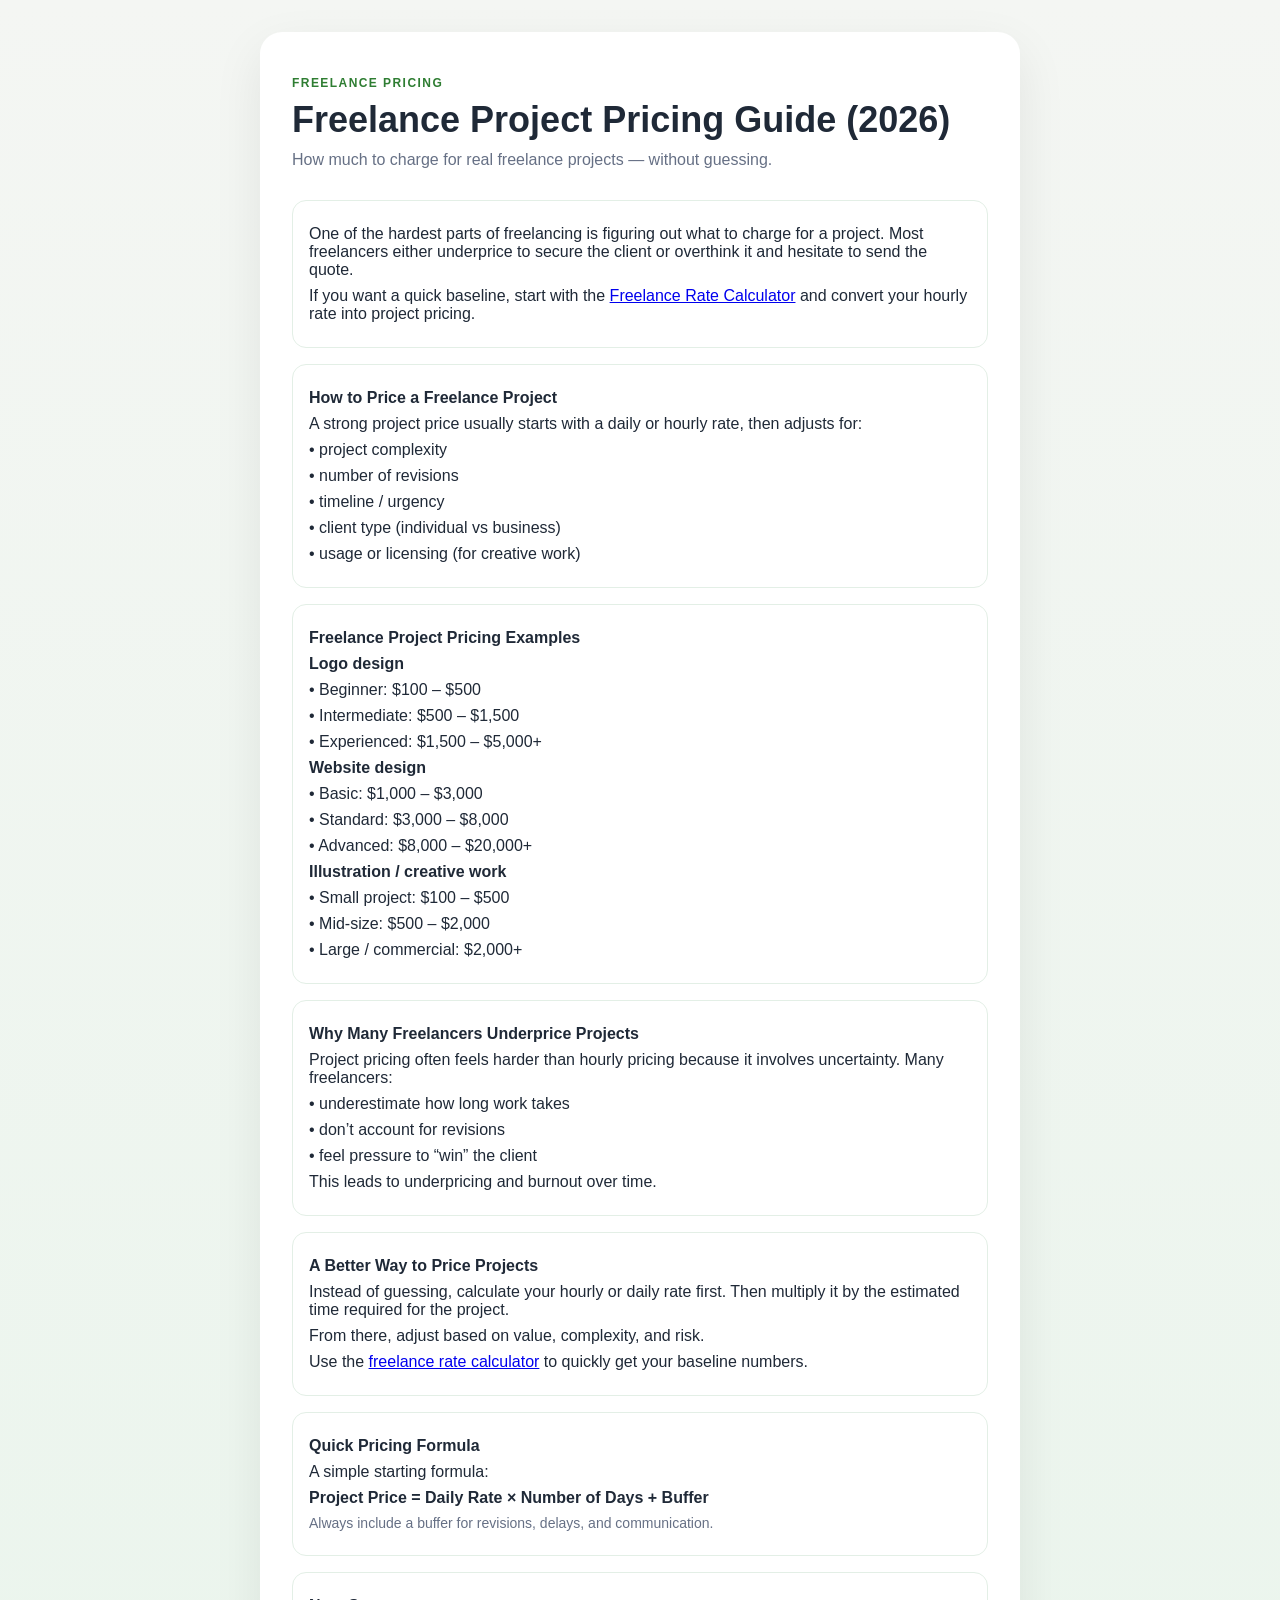
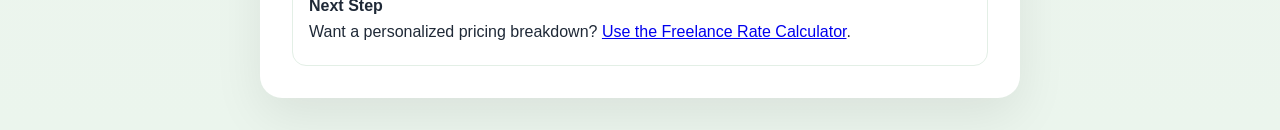
<file: freelance-project-pricing.html>
<!DOCTYPE html>
<html lang="en">
<head>
  <meta charset="UTF-8" />
  <meta name="viewport" content="width=device-width, initial-scale=1.0" />
  <title>Freelance Project Pricing (2026) – Real Examples + Formula</title>
  <meta name="description" content="Learn how to price freelance projects including logos, websites, and creative work. Real examples and a free calculator included." />
  <link rel="stylesheet" href="style.css" />
</head>
<body>
  <div class="container">
    <div class="card">
      <p class="eyebrow">Freelance Pricing</p>
      <h1>Freelance Project Pricing Guide (2026)</h1>
      <p class="subtitle">How much to charge for real freelance projects — without guessing.</p>

      <div class="info-box">
        <p>
          One of the hardest parts of freelancing is figuring out what to charge for a project. Most freelancers either underprice to secure the client or overthink it and hesitate to send the quote.
        </p>
        <p>
          If you want a quick baseline, start with the
          <a href="index.html">Freelance Rate Calculator</a>
          and convert your hourly rate into project pricing.
        </p>
      </div>

      <div class="info-box">
        <p class="section-title">How to Price a Freelance Project</p>
        <p>
          A strong project price usually starts with a daily or hourly rate, then adjusts for:
        </p>
        <p>• project complexity</p>
        <p>• number of revisions</p>
        <p>• timeline / urgency</p>
        <p>• client type (individual vs business)</p>
        <p>• usage or licensing (for creative work)</p>
      </div>

      <div class="info-box">
        <p class="section-title">Freelance Project Pricing Examples</p>

        <p><strong>Logo design</strong></p>
        <p>• Beginner: $100 – $500</p>
        <p>• Intermediate: $500 – $1,500</p>
        <p>• Experienced: $1,500 – $5,000+</p>

        <p><strong>Website design</strong></p>
        <p>• Basic: $1,000 – $3,000</p>
        <p>• Standard: $3,000 – $8,000</p>
        <p>• Advanced: $8,000 – $20,000+</p>

        <p><strong>Illustration / creative work</strong></p>
        <p>• Small project: $100 – $500</p>
        <p>• Mid-size: $500 – $2,000</p>
        <p>• Large / commercial: $2,000+</p>
      </div>

      <div class="info-box">
        <p class="section-title">Why Many Freelancers Underprice Projects</p>
        <p>
          Project pricing often feels harder than hourly pricing because it involves uncertainty. Many freelancers:
        </p>
        <p>• underestimate how long work takes</p>
        <p>• don’t account for revisions</p>
        <p>• feel pressure to “win” the client</p>
        <p>
          This leads to underpricing and burnout over time.
        </p>
      </div>

      <div class="info-box">
        <p class="section-title">A Better Way to Price Projects</p>
        <p>
          Instead of guessing, calculate your hourly or daily rate first. Then multiply it by the estimated time required for the project.
        </p>
        <p>
          From there, adjust based on value, complexity, and risk.
        </p>
        <p>
          Use the <a href="index.html">freelance rate calculator</a> to quickly get your baseline numbers.
        </p>
      </div>

      <div class="info-box">
        <p class="section-title">Quick Pricing Formula</p>
        <p>
          A simple starting formula:
        </p>
        <p>
          <strong>Project Price = Daily Rate × Number of Days + Buffer</strong>
        </p>
        <p class="muted">
          Always include a buffer for revisions, delays, and communication.
        </p>
      </div>

      <div class="project-box">
        <p class="section-title">Next Step</p>
        <p>
          Want a personalized pricing breakdown?
          <a href="index.html">Use the Freelance Rate Calculator</a>.
        </p>
      </div>
    </div>
  </div>
</body>
</html>
</file>
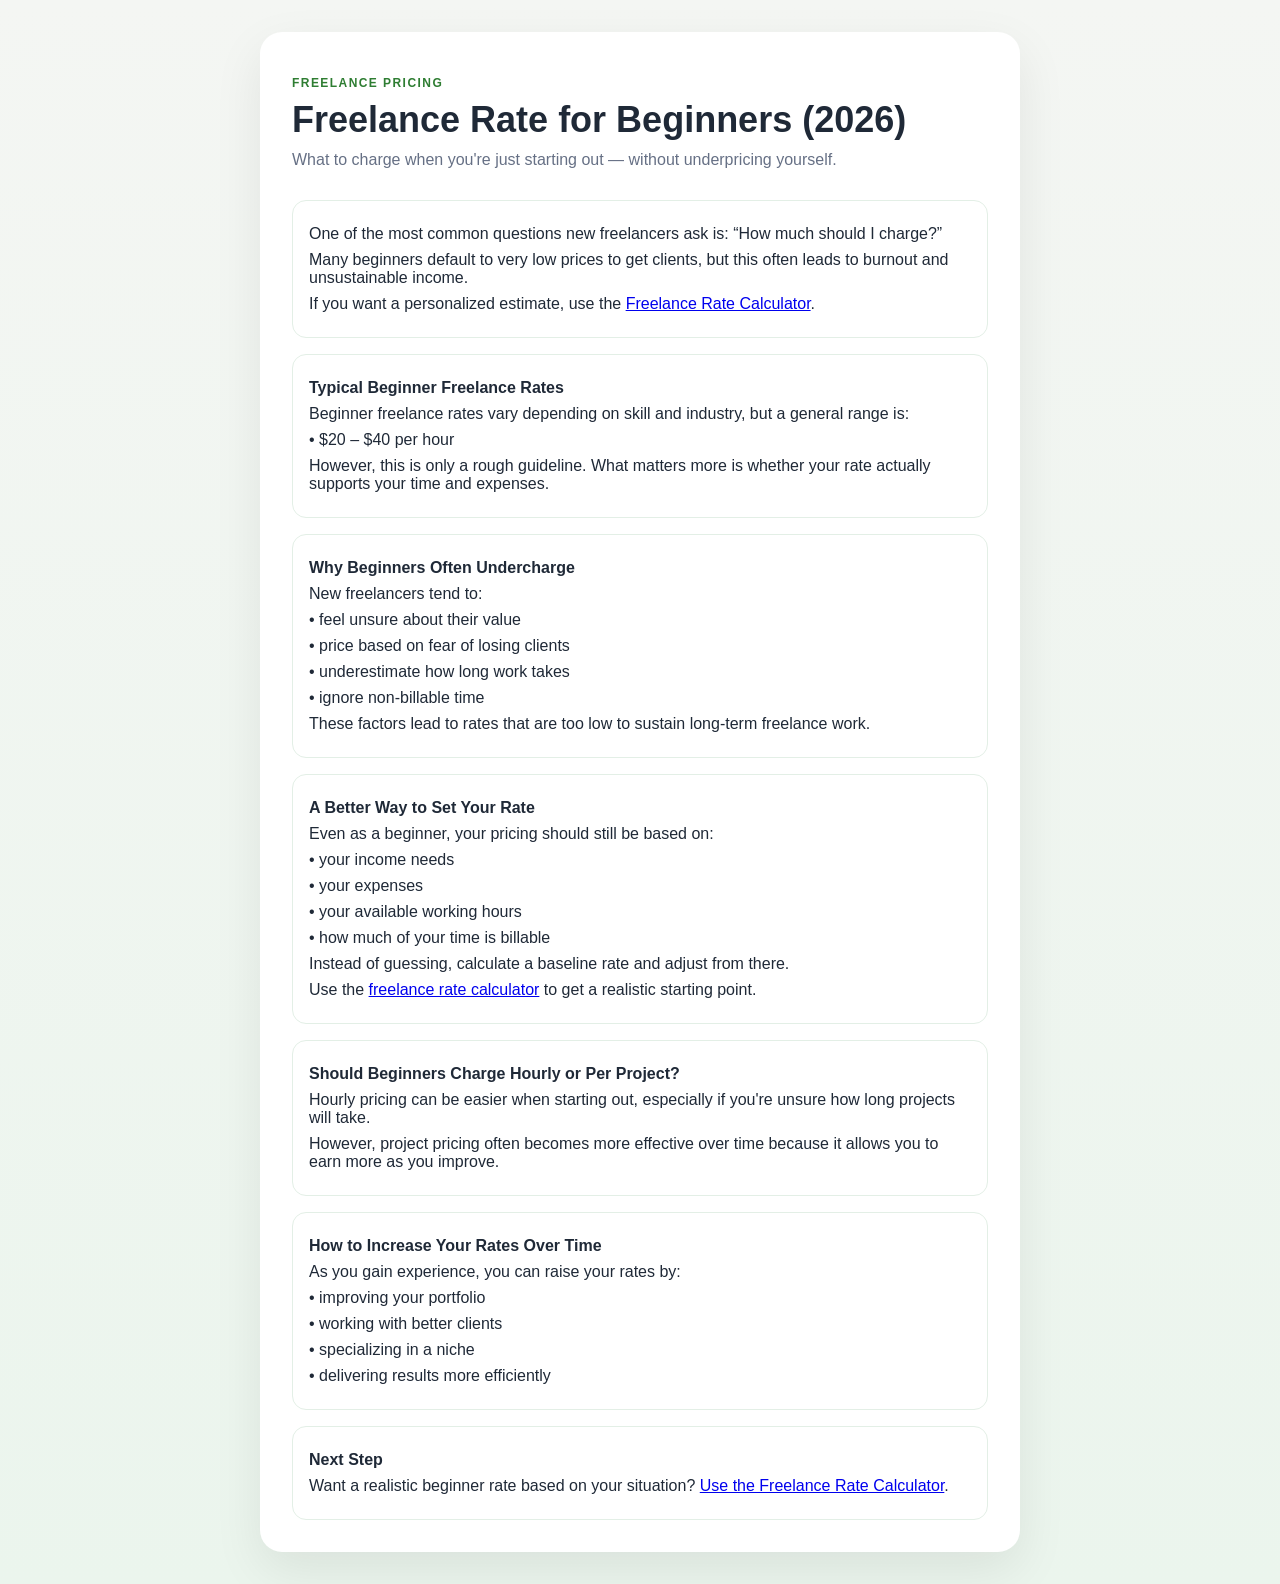
<file: freelance-rate-beginner.html>
<!DOCTYPE html>
<html lang="en">
<head>
  <meta charset="UTF-8" />
  <meta name="viewport" content="width=device-width, initial-scale=1.0" />
  <title>Freelance Rate for Beginners (2026) – Don’t Undercharge</title>
  <meta name="description" content="How much should beginners charge for freelance work? Learn realistic starting rates, examples, and how to avoid undercharging." />
  <link rel="stylesheet" href="style.css" />
</head>
<body>
  <div class="container">
    <div class="card">
      <p class="eyebrow">Freelance Pricing</p>
      <h1>Freelance Rate for Beginners (2026)</h1>
      <p class="subtitle">What to charge when you're just starting out — without underpricing yourself.</p>

      <div class="info-box">
        <p>
          One of the most common questions new freelancers ask is: “How much should I charge?”
        </p>
        <p>
          Many beginners default to very low prices to get clients, but this often leads to burnout and unsustainable income.
        </p>
        <p>
          If you want a personalized estimate, use the
          <a href="index.html">Freelance Rate Calculator</a>.
        </p>
      </div>

      <div class="info-box">
        <p class="section-title">Typical Beginner Freelance Rates</p>
        <p>
          Beginner freelance rates vary depending on skill and industry, but a general range is:
        </p>
        <p>• $20 – $40 per hour</p>
        <p>
          However, this is only a rough guideline. What matters more is whether your rate actually supports your time and expenses.
        </p>
      </div>

      <div class="info-box">
        <p class="section-title">Why Beginners Often Undercharge</p>
        <p>
          New freelancers tend to:
        </p>
        <p>• feel unsure about their value</p>
        <p>• price based on fear of losing clients</p>
        <p>• underestimate how long work takes</p>
        <p>• ignore non-billable time</p>
        <p>
          These factors lead to rates that are too low to sustain long-term freelance work.
        </p>
      </div>

      <div class="info-box">
        <p class="section-title">A Better Way to Set Your Rate</p>
        <p>
          Even as a beginner, your pricing should still be based on:
        </p>
        <p>• your income needs</p>
        <p>• your expenses</p>
        <p>• your available working hours</p>
        <p>• how much of your time is billable</p>
        <p>
          Instead of guessing, calculate a baseline rate and adjust from there.
        </p>
        <p>
          Use the <a href="index.html">freelance rate calculator</a> to get a realistic starting point.
        </p>
      </div>

      <div class="info-box">
        <p class="section-title">Should Beginners Charge Hourly or Per Project?</p>
        <p>
          Hourly pricing can be easier when starting out, especially if you're unsure how long projects will take.
        </p>
        <p>
          However, project pricing often becomes more effective over time because it allows you to earn more as you improve.
        </p>
      </div>

      <div class="info-box">
        <p class="section-title">How to Increase Your Rates Over Time</p>
        <p>
          As you gain experience, you can raise your rates by:
        </p>
        <p>• improving your portfolio</p>
        <p>• working with better clients</p>
        <p>• specializing in a niche</p>
        <p>• delivering results more efficiently</p>
      </div>

      <div class="project-box">
        <p class="section-title">Next Step</p>
        <p>
          Want a realistic beginner rate based on your situation?
          <a href="index.html">Use the Freelance Rate Calculator</a>.
        </p>
      </div>
    </div>
  </div>
</body>
</html>
</file>
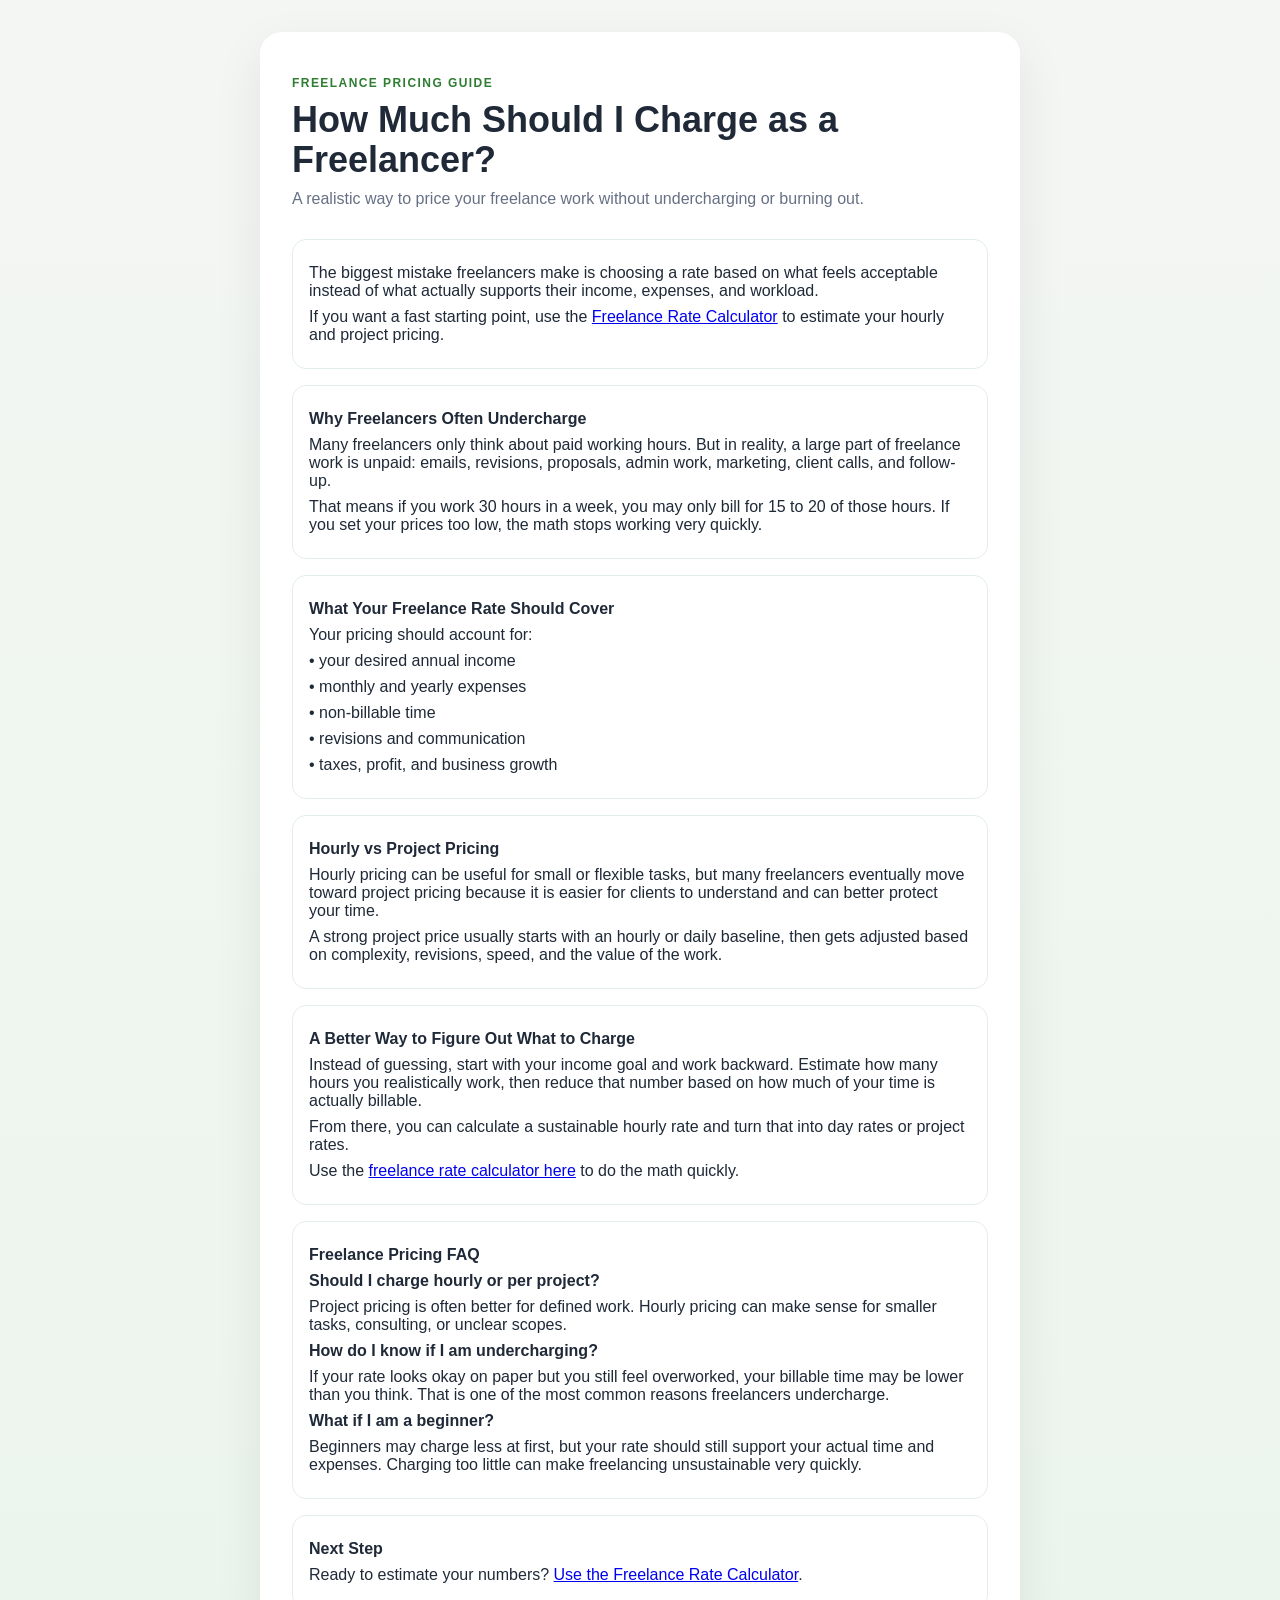
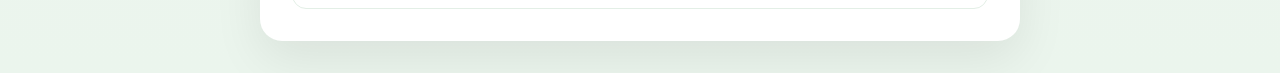
<file: how-much-to-charge.html>
<!DOCTYPE html>
<html lang="en">
<head>
  <meta charset="UTF-8" />
  <meta name="viewport" content="width=device-width, initial-scale=1.0" />
 <title>How Much Should I Charge as a Freelancer? (Real Answer 2026)</title>
  <meta name="description" content="Learn how much to charge as a freelancer using income goals, billable hours, expenses, and project pricing. Includes a free freelance rate calculator." />
  <link rel="stylesheet" href="style.css" />
</head>
<body>
  <div class="container">
    <div class="card">
      <p class="eyebrow">Freelance Pricing Guide</p>
      <h1>How Much Should I Charge as a Freelancer?</h1>
      <p class="subtitle">A realistic way to price your freelance work without undercharging or burning out.</p>

      <div class="info-box">
        <p>
          The biggest mistake freelancers make is choosing a rate based on what feels acceptable instead of what actually supports their income, expenses, and workload.
        </p>
        <p>
          If you want a fast starting point, use the
          <a href="index.html">Freelance Rate Calculator</a>
          to estimate your hourly and project pricing.
        </p>
      </div>

      <div class="info-box">
        <p class="section-title">Why Freelancers Often Undercharge</p>
        <p>
          Many freelancers only think about paid working hours. But in reality, a large part of freelance work is unpaid: emails, revisions, proposals, admin work, marketing, client calls, and follow-up.
        </p>
        <p>
          That means if you work 30 hours in a week, you may only bill for 15 to 20 of those hours. If you set your prices too low, the math stops working very quickly.
        </p>
      </div>

      <div class="info-box">
        <p class="section-title">What Your Freelance Rate Should Cover</p>
        <p>Your pricing should account for:</p>
        <p>• your desired annual income</p>
        <p>• monthly and yearly expenses</p>
        <p>• non-billable time</p>
        <p>• revisions and communication</p>
        <p>• taxes, profit, and business growth</p>
      </div>

      <div class="info-box">
        <p class="section-title">Hourly vs Project Pricing</p>
        <p>
          Hourly pricing can be useful for small or flexible tasks, but many freelancers eventually move toward project pricing because it is easier for clients to understand and can better protect your time.
        </p>
        <p>
          A strong project price usually starts with an hourly or daily baseline, then gets adjusted based on complexity, revisions, speed, and the value of the work.
        </p>
      </div>

      <div class="info-box">
        <p class="section-title">A Better Way to Figure Out What to Charge</p>
        <p>
          Instead of guessing, start with your income goal and work backward. Estimate how many hours you realistically work, then reduce that number based on how much of your time is actually billable.
        </p>
        <p>
          From there, you can calculate a sustainable hourly rate and turn that into day rates or project rates.
        </p>
        <p>
          Use the <a href="index.html">freelance rate calculator here</a> to do the math quickly.
        </p>
      </div>

      <div class="info-box">
        <p class="section-title">Freelance Pricing FAQ</p>
        <p><strong>Should I charge hourly or per project?</strong></p>
        <p>
          Project pricing is often better for defined work. Hourly pricing can make sense for smaller tasks, consulting, or unclear scopes.
        </p>

        <p><strong>How do I know if I am undercharging?</strong></p>
        <p>
          If your rate looks okay on paper but you still feel overworked, your billable time may be lower than you think. That is one of the most common reasons freelancers undercharge.
        </p>

        <p><strong>What if I am a beginner?</strong></p>
        <p>
          Beginners may charge less at first, but your rate should still support your actual time and expenses. Charging too little can make freelancing unsustainable very quickly.
        </p>
      </div>

      <div class="project-box">
        <p class="section-title">Next Step</p>
        <p>
          Ready to estimate your numbers?
          <a href="index.html">Use the Freelance Rate Calculator</a>.
        </p>
      </div>
    </div>
  </div>
</body>
</html>
</file>
<file: style.css>
* {
  box-sizing: border-box;
}

body {
  font-family: -apple-system, BlinkMacSystemFont, "Segoe UI", sans-serif;
  background: linear-gradient(to bottom, #f4f6f3, #ebf5ed);
  margin: 0;
  padding: 32px 16px;
  color: #1f2937;
}

.container {
  max-width: 760px;
  margin: 0 auto;
}

.card {
  background: white;
  border-radius: 22px;
  padding: 32px;
  box-shadow: 0 18px 50px rgba(0, 0, 0, 0.08);
}

.eyebrow {
  text-transform: uppercase;
  letter-spacing: 0.12em;
  font-size: 12px;
  color: #2e7d32;
  font-weight: 700;
  margin-bottom: 10px;
}

h1 {
  margin: 0 0 8px 0;
  font-size: 36px;
  line-height: 1.1;
  font-weight: 700;
}

.subtitle {
  margin-top: 0;
  margin-bottom: 28px;
  color: #667085;
  font-size: 16px;
  line-height: 1.5;
}

.calculator {
  width: 100%;
}

.input-grid {
  display: grid;
  grid-template-columns: 1fr 1fr;
  gap: 16px;
}

.input-group {
  margin-bottom: 4px;
}

label {
  display: block;
  margin-bottom: 7px;
  font-size: 14px;
  font-weight: 600;
  color: #344054;
}

input,
select {
  width: 100%;
  padding: 13px 14px;
  border-radius: 12px;
  border: 1px solid #d0d5dd;
  font-size: 16px;
  background: #fff;
  transition: all 0.2s ease;
}

input:focus,
select:focus {
  outline: none;
  border-color: #2e7d32;
  box-shadow: 0 0 0 3px rgba(46, 125, 50, 0.12);
}

button {
  width: 100%;
  padding: 14px;
  margin-top: 18px;
  background: #2e7d32;
  color: white;
  border: none;
  border-radius: 14px;
  font-size: 16px;
  font-weight: 700;
  cursor: pointer;
  transition: transform 0.15s ease, background 0.2s ease, opacity 0.2s ease;
}

button:hover {
  background: #256628;
}

button:active {
  transform: scale(0.985);
}

.secondary-btn {
  width: auto;
  margin-top: 0;
  padding: 10px 14px;
  background: #edf7ef;
  color: #1b5e20;
  border: 1px solid #d7eadb;
  font-size: 14px;
}

.secondary-btn:hover {
  background: #e3f2e6;
}

.results {
  margin-top: 26px;
  padding: 22px;
  background: #f5fbf6;
  border-radius: 18px;
  border: 1px solid #dcefe2;
  opacity: 0;
  transform: translateY(10px);
  transition: all 0.4s ease;
}

.results.show {
  opacity: 1;
  transform: translateY(0);
}

.results-header {
  display: flex;
  justify-content: space-between;
  align-items: center;
  gap: 12px;
  margin-bottom: 18px;
}

.results-header h2 {
  margin: 0;
  color: #1b5e20;
  font-size: 22px;
}

.summary-grid {
  display: grid;
  grid-template-columns: 1fr 1fr;
  gap: 14px;
  margin-bottom: 18px;
}

.summary-box {
  background: white;
  border: 1px solid #e3efe6;
  border-radius: 16px;
  padding: 18px;
}

.summary-label {
  margin: 0 0 6px 0;
  font-size: 13px;
  color: #667085;
  text-transform: uppercase;
  letter-spacing: 0.06em;
}

.summary-value {
  margin: 0;
  font-size: 32px;
  font-weight: 800;
  color: #1b5e20;
}

.info-box,
.project-box,
.service-box,
.reality-box {
  margin-top: 16px;
  padding: 16px;
  background: white;
  border: 1px solid #e3efe6;
  border-radius: 14px;
}

.info-box p,
.project-box p,
.service-box p,
.reality-box p {
  margin: 8px 0;
}

.insight {
  margin-top: 16px;
  padding: 14px;
  border-radius: 14px;
  background: #e8f5e9;
  color: #1b5e20;
  font-size: 14px;
  line-height: 1.5;
  border: 1px solid #d6ebda;
}

.section-title {
  margin: 0 0 10px 0;
  font-size: 16px;
  font-weight: 700;
  color: #1f2937;
}

.muted {
  color: #667085;
  font-size: 14px;
}

strong.rate {
  color: #1b5e20;
}

@media (max-width: 700px) {
  .card {
    padding: 22px;
  }

  h1 {
    font-size: 30px;
  }

  .input-grid,
  .summary-grid {
    grid-template-columns: 1fr;
  }

  .results-header {
    flex-direction: column;
    align-items: stretch;
  }

  .secondary-btn {
    width: 100%;
  }
}
.trust-line {
  font-size: 13px;
  color: #667085;
  margin-top: -10px;
  margin-bottom: 20px;
}

.paid-preview {
  margin-top: 18px;
  padding: 18px;
  border-radius: 20px;
  border: 1px solid rgba(89, 99, 79, .22);
  background: rgba(255, 250, 242, .8);
}

.paid-preview h4 {
  margin: 0 0 8px;
  font-family: Georgia, serif;
  font-size: 1.25rem;
  letter-spacing: -.03em;
}

.paid-preview ul {
  margin: 10px 0 0;
  padding-left: 18px;
  color: var(--muted);
  line-height: 1.5;
}

.paid-preview .locked-note {
  margin-top: 14px;
}
</file>
